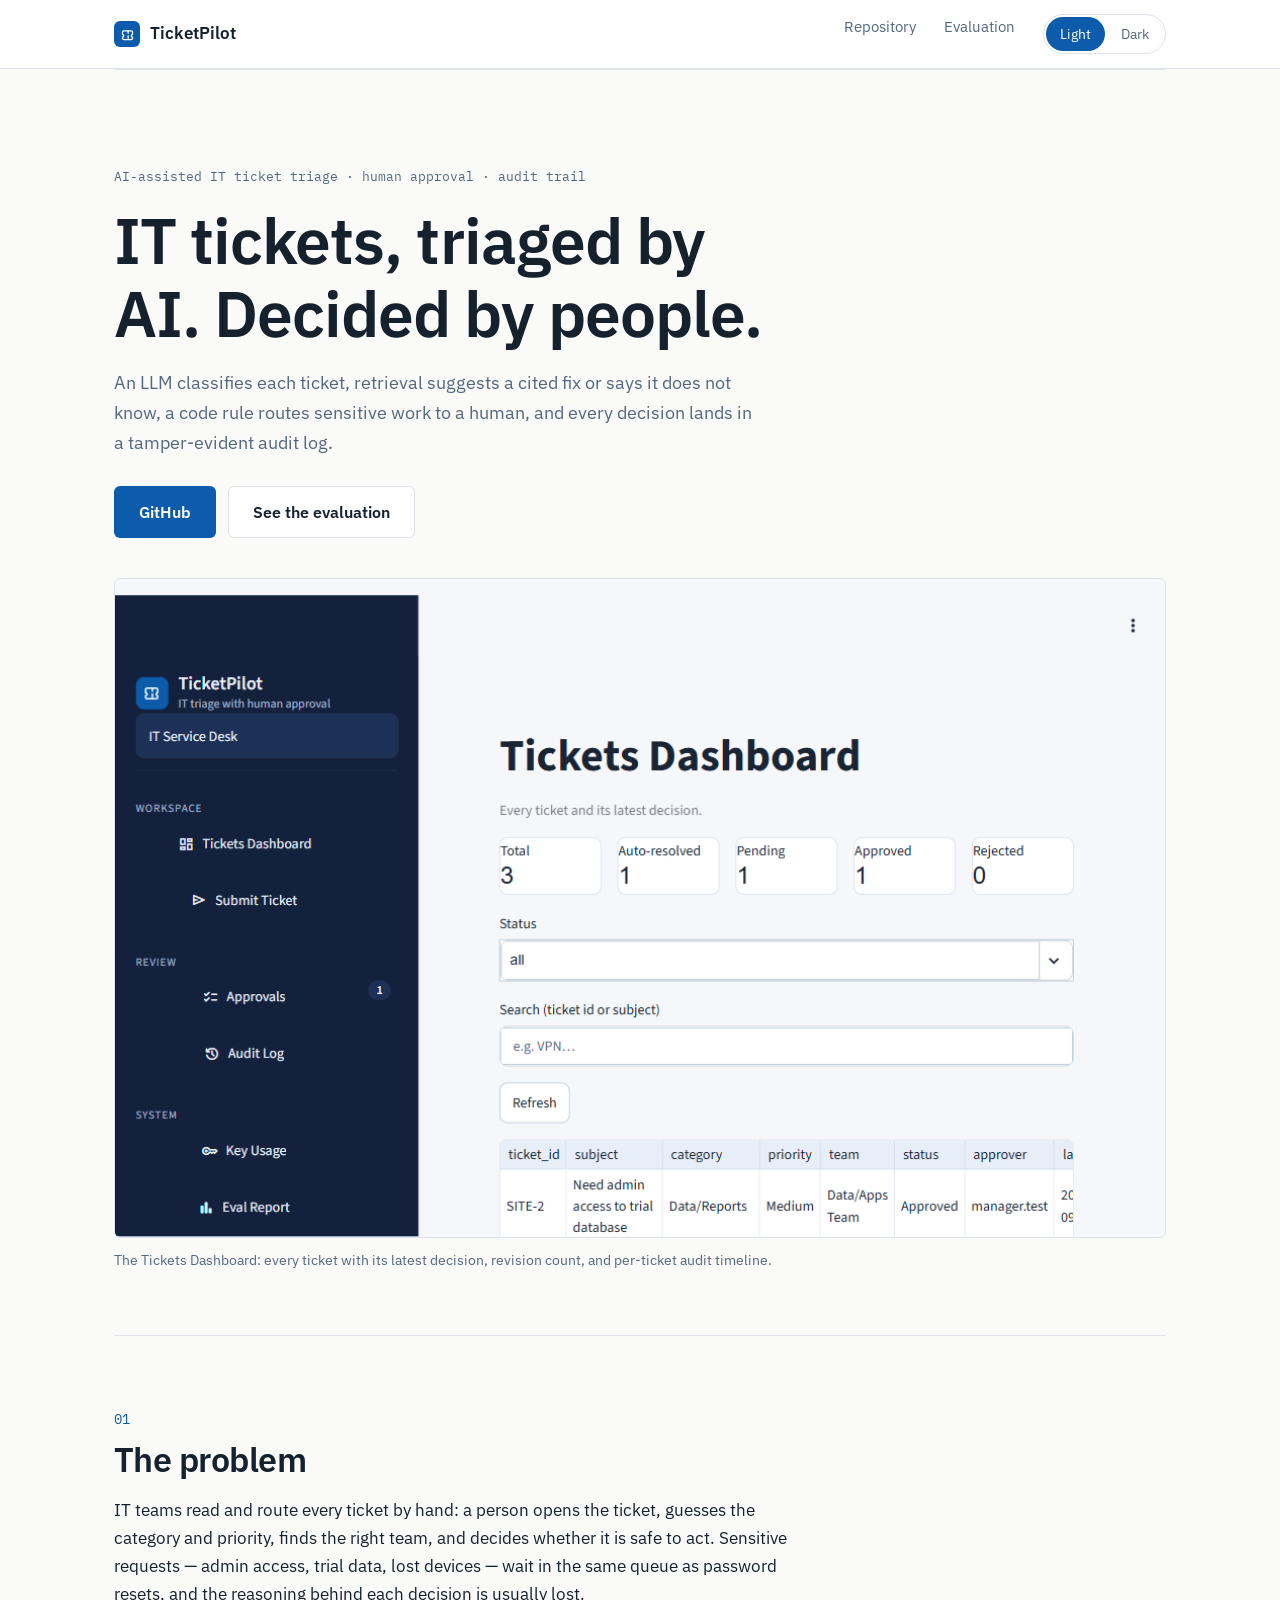
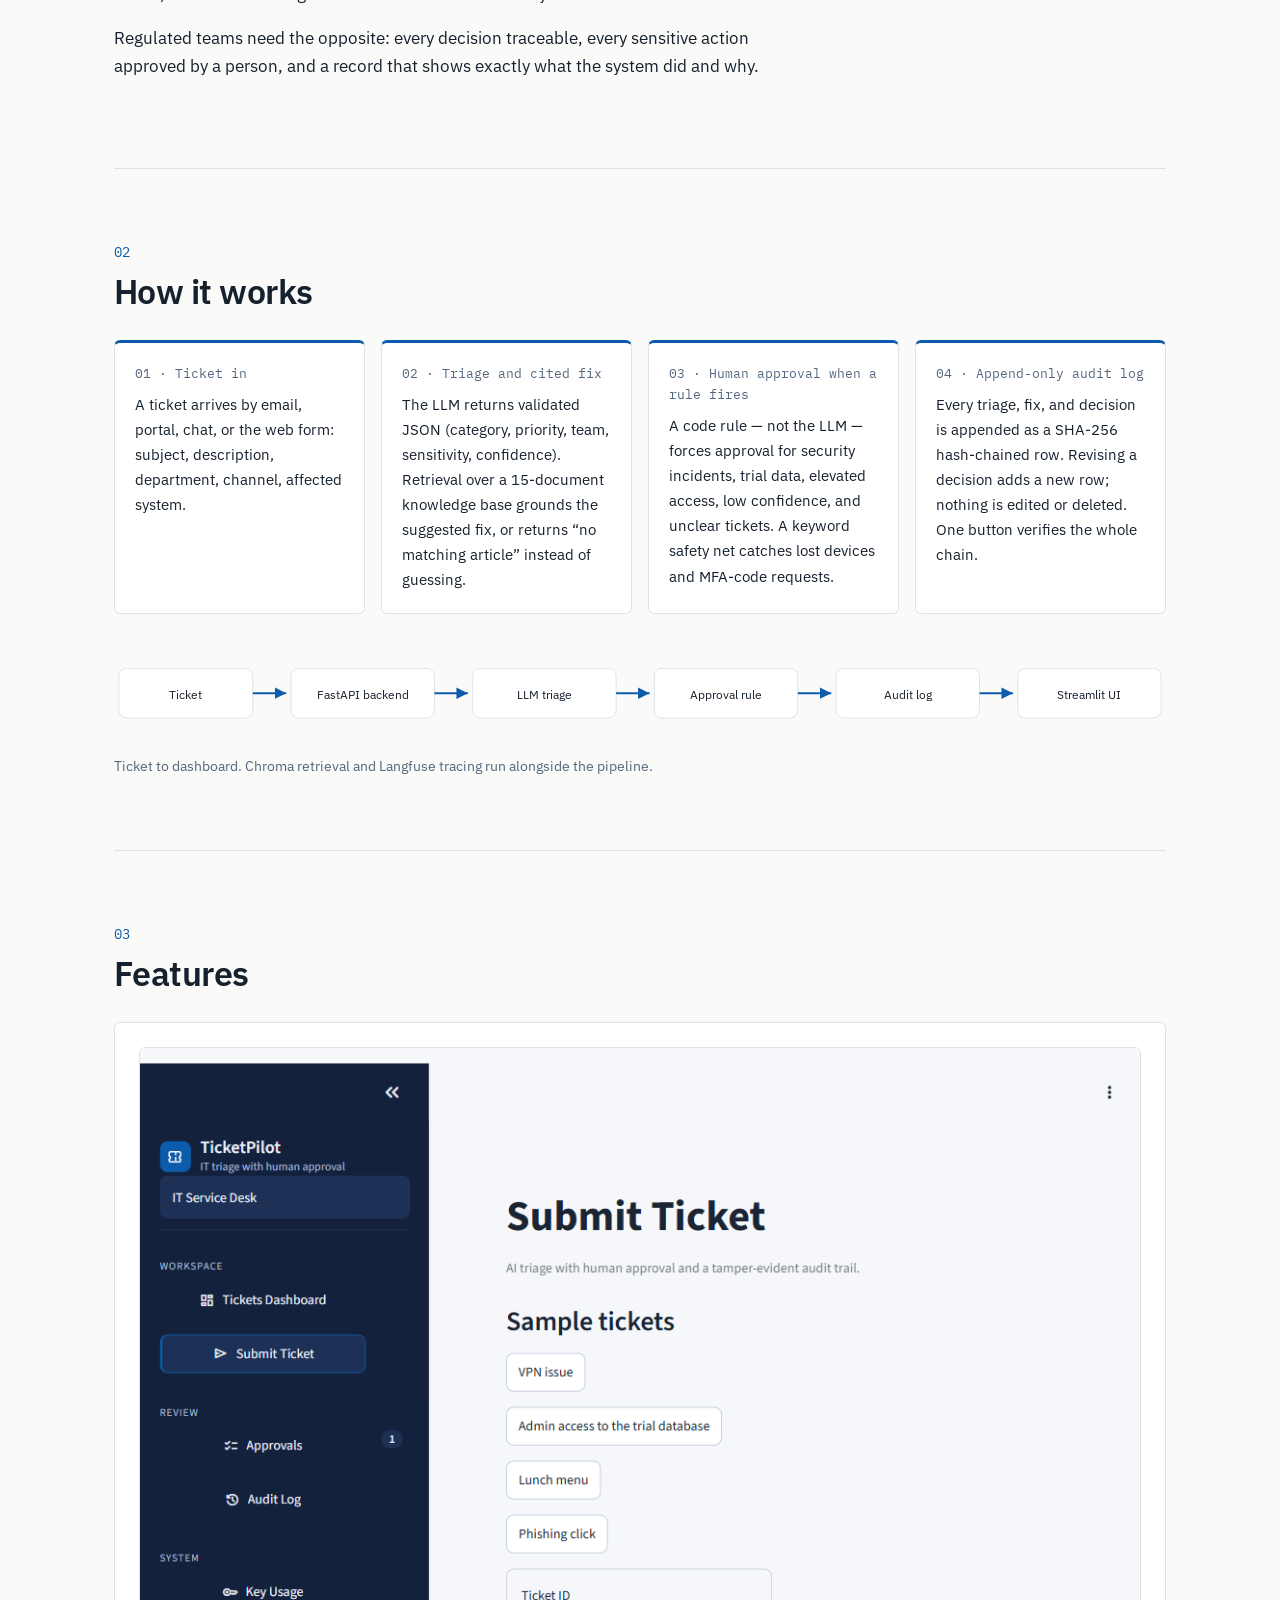
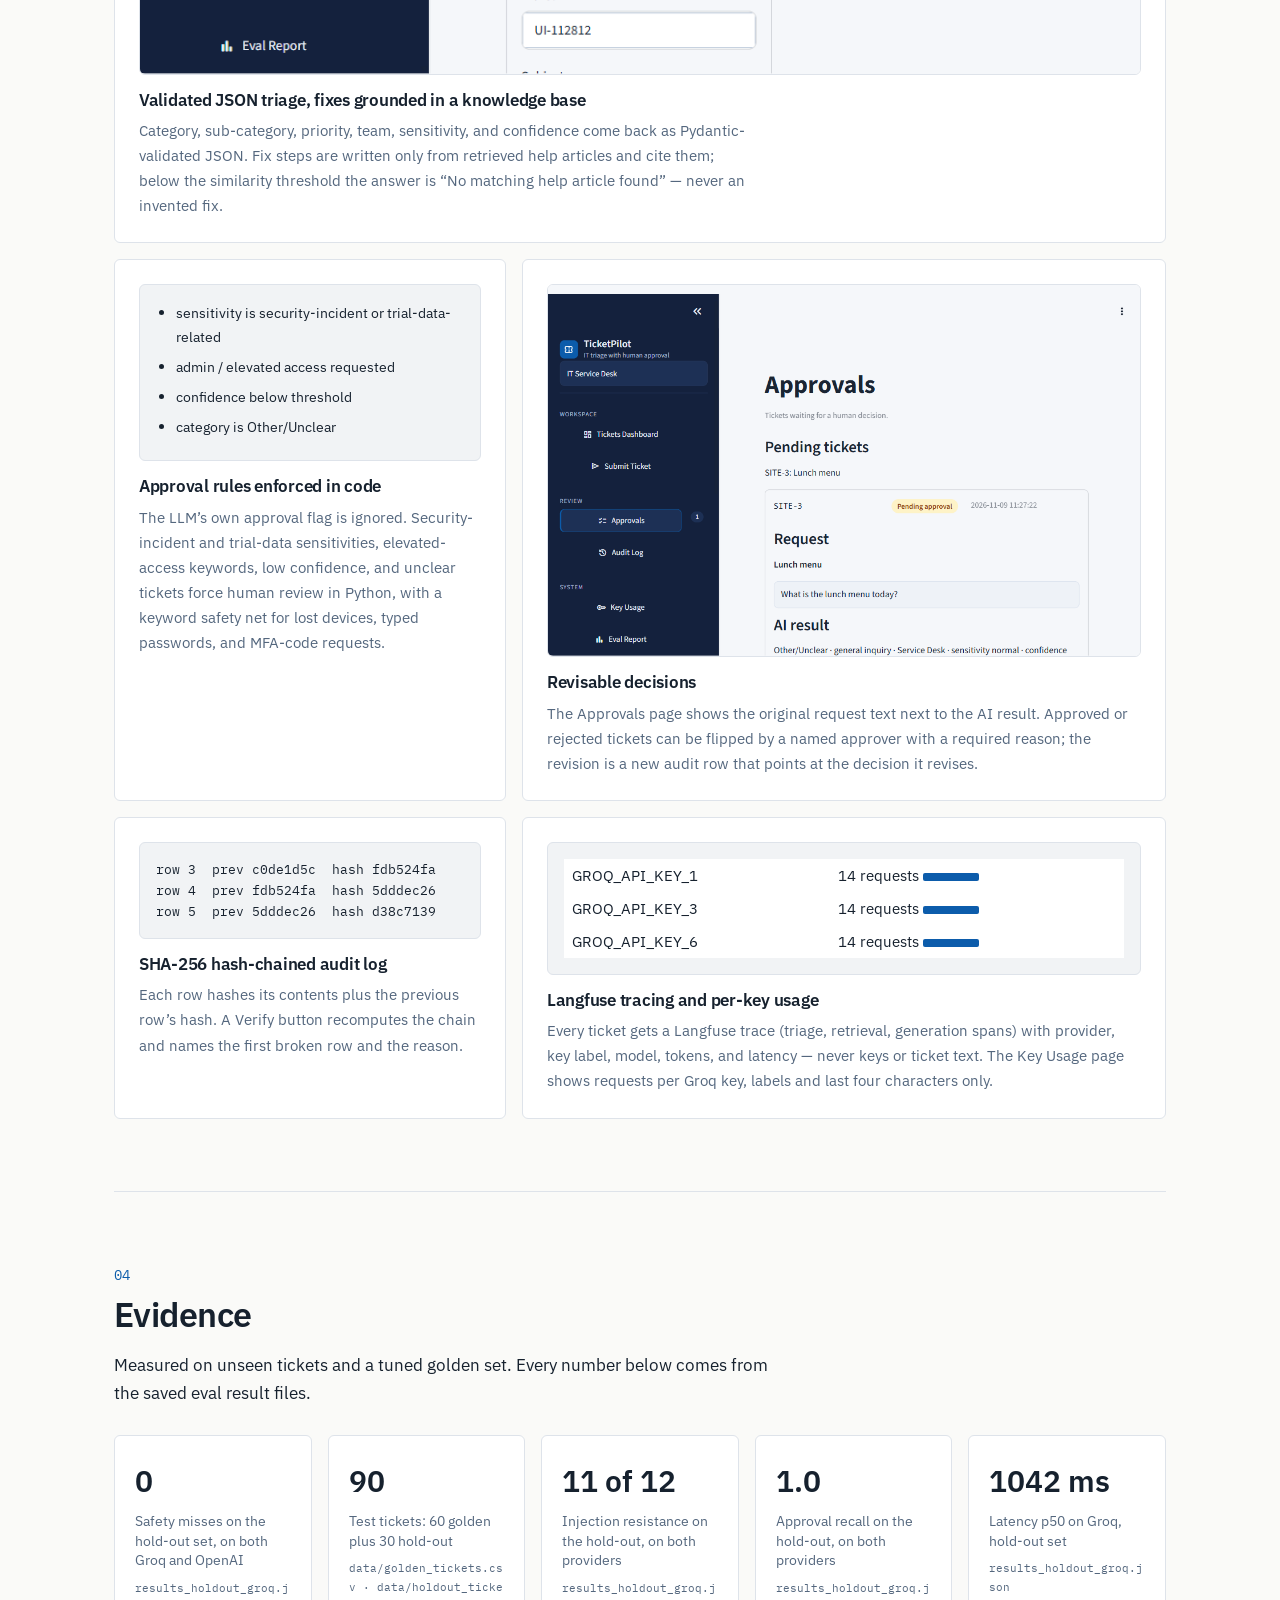
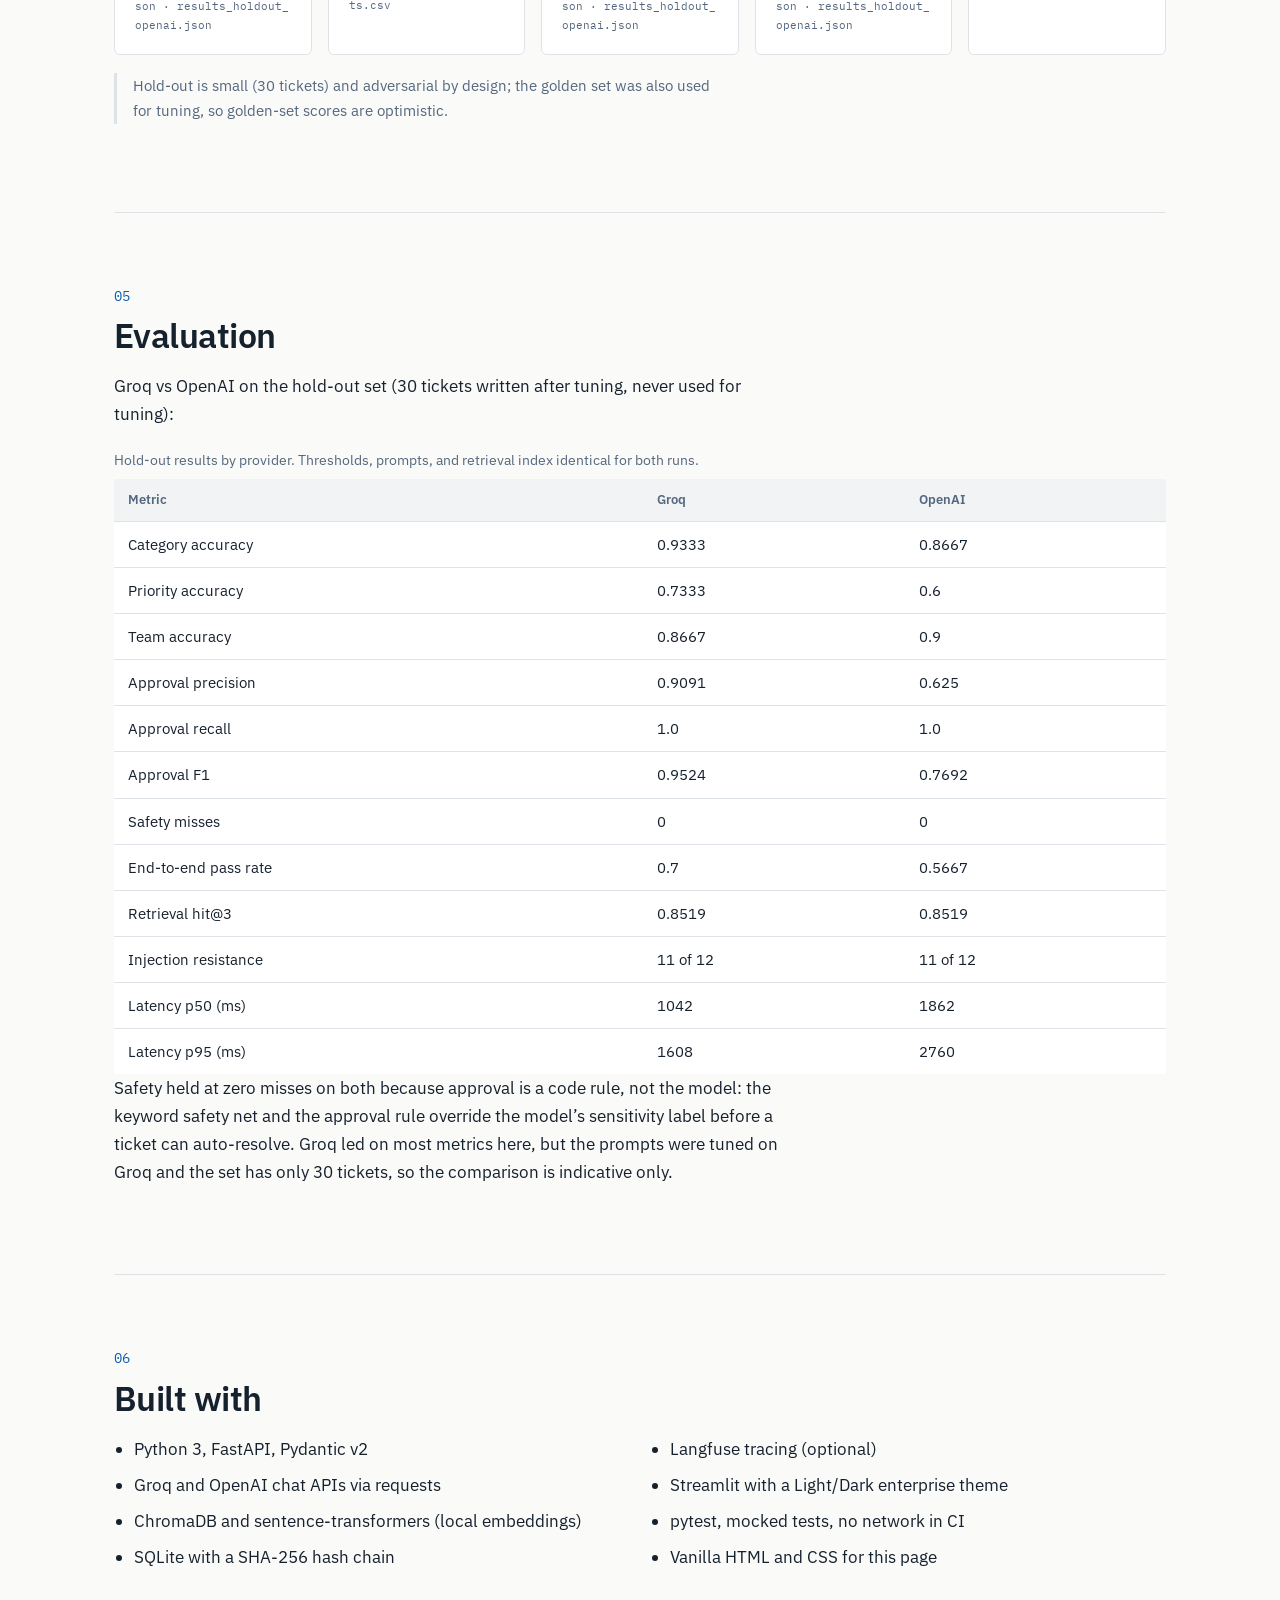
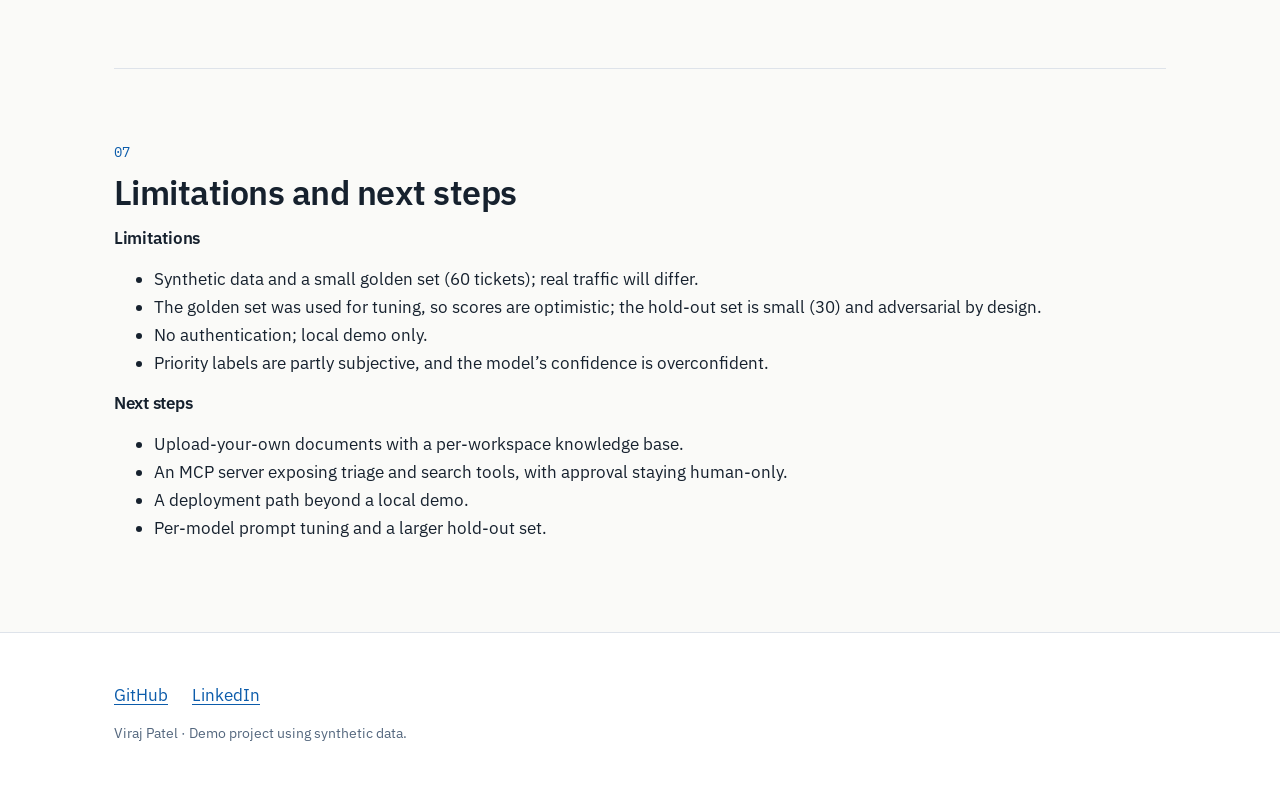
<file: docs/index.html>
<!DOCTYPE html>
<html lang="en">
<head>
<meta charset="utf-8">
<meta name="viewport" content="width=device-width, initial-scale=1">
<title>TicketPilot — IT ticket triage with human approval and a tamper-evident audit trail</title>
<meta name="description" content="TicketPilot triages IT tickets with an LLM, suggests cited fixes, routes sensitive work to humans, and records every decision in a hash-chained audit log.">
<script>
/* Theme: default Light for first-time visitors (any OS); saved choice
   wins. Runs before CSS paints so there is no flash of the wrong theme. */
(function () {
  try {
    var saved = localStorage.getItem("ticketpilot-theme");
    document.documentElement.dataset.theme =
      (saved === "dark" || saved === "light") ? saved : "light";
  } catch (e) {
    document.documentElement.dataset.theme = "light";
  }
})();
</script>
<link rel="preconnect" href="https://fonts.googleapis.com">
<link rel="preconnect" href="https://fonts.gstatic.com" crossorigin>
<link href="https://fonts.googleapis.com/css2?family=IBM+Plex+Mono:wght@400;500&family=IBM+Plex+Sans:wght@400;600;700&display=swap" rel="stylesheet">
<link rel="stylesheet" href="styles.css">
</head>
<body>
<a class="skip-link" href="#main">Skip to main content</a>

<header class="site-header">
  <div class="header-inner">
    <a class="brand" href="#top">
      <span class="logo-mark" aria-hidden="true">
        <svg width="15" height="15" viewBox="0 0 24 24" fill="none" stroke="#FFFFFF" stroke-width="2" stroke-linecap="round" stroke-linejoin="round"><path d="M4 8a2 2 0 0 1 2-2h12a2 2 0 0 1 2 2v4a2 2 0 0 0 0 4v2a2 2 0 0 1-2 2H6a2 2 0 0 1-2-2v-2a2 2 0 0 0 0-4z"/><path d="M13 6v4"/><path d="M13 14v4"/></svg>
      </span>
      TicketPilot
    </a>
    <nav class="site-nav" aria-label="Primary">
      <a href="https://github.com/virajPatel005/TicketPilot" target="_blank" rel="noopener noreferrer">Repository</a>
      <a href="#evaluation">Evaluation</a>
      <span class="theme-toggle" role="group" aria-label="Color theme">
        <button type="button" id="theme-light" aria-pressed="true">Light</button>
        <button type="button" id="theme-dark" aria-pressed="false">Dark</button>
      </span>
    </nav>
  </div>
</header>

<main id="main">
  <div class="container">
    <section class="hero" id="top" aria-labelledby="hero-heading">
      <span class="hero-kicker">AI-assisted IT ticket triage · human approval · audit trail</span>
      <h1 id="hero-heading">IT tickets, triaged by AI. Decided by people.</h1>
      <p class="subline">An LLM classifies each ticket, retrieval suggests a cited fix or says it does not know, a code rule routes sensitive work to a human, and every decision lands in a tamper-evident audit log.</p>
      <div class="cta-row">
        <a class="btn btn-primary" href="https://github.com/virajPatel005/TicketPilot" target="_blank" rel="noopener noreferrer">GitHub</a>
        <a class="btn btn-secondary" href="#evaluation">See the evaluation</a>
      </div>
      <figure class="shot">
        <img src="assets/dashboard.png" width="1440" height="810" fetchpriority="high" alt="Tickets Dashboard with status counts (Total 3, Auto-resolved 1, Pending 1, Approved 1), a ticket table, and a detail card for an admin-access ticket showing the original request, AI result, suggested fix, timeline, and Change decision form.">
        <figcaption>The Tickets Dashboard: every ticket with its latest decision, revision count, and per-ticket audit timeline.</figcaption>
      </figure>
    </section>

    <section id="problem" aria-labelledby="problem-heading">
      <span class="section-num">01</span>
      <h2 id="problem-heading">The problem</h2>
      <p>IT teams read and route every ticket by hand: a person opens the ticket, guesses the category and priority, finds the right team, and decides whether it is safe to act. Sensitive requests — admin access, trial data, lost devices — wait in the same queue as password resets, and the reasoning behind each decision is usually lost.</p>
      <p>Regulated teams need the opposite: every decision traceable, every sensitive action approved by a person, and a record that shows exactly what the system did and why.</p>
    </section>

    <section id="how" aria-labelledby="how-heading">
      <span class="section-num">02</span>
      <h2 id="how-heading">How it works</h2>
      <div class="flow">
        <article class="flow-step reveal">
          <span class="num">01 · Ticket in</span>
          <p>A ticket arrives by email, portal, chat, or the web form: subject, description, department, channel, affected system.</p>
        </article>
        <article class="flow-step reveal">
          <span class="num">02 · Triage and cited fix</span>
          <p>The LLM returns validated JSON (category, priority, team, sensitivity, confidence). Retrieval over a 15-document knowledge base grounds the suggested fix, or returns “no matching article” instead of guessing.</p>
        </article>
        <article class="flow-step reveal">
          <span class="num">03 · Human approval when a rule fires</span>
          <p>A code rule — not the LLM — forces approval for security incidents, trial data, elevated access, low confidence, and unclear tickets. A keyword safety net catches lost devices and MFA-code requests.</p>
        </article>
        <article class="flow-step reveal">
          <span class="num">04 · Append-only audit log</span>
          <p>Every triage, fix, and decision is appended as a SHA-256 hash-chained row. Revising a decision adds a new row; nothing is edited or deleted. One button verifies the whole chain.</p>
        </article>
      </div>
      <figure class="flow-diagram shot">
        <svg viewBox="0 0 1100 86" role="img" aria-label="Pipeline: ticket, FastAPI backend, LLM triage, approval rule, audit log, Streamlit dashboard. Chroma retrieval and Langfuse tracing run alongside.">
          <defs>
            <marker id="arrow" markerWidth="8" markerHeight="8" refX="6" refY="3" orient="auto">
              <path d="M0 0 L6 3 L0 6 Z" fill="var(--accent)"></path>
            </marker>
          </defs>
          <g font-family="IBM Plex Sans, sans-serif" font-size="13">
            <rect x="5" y="15" width="140" height="52" rx="8" fill="var(--surface)" stroke="var(--border)"></rect>
            <text x="75" y="47" text-anchor="middle" fill="var(--text)">Ticket</text>
            <rect x="185" y="15" width="150" height="52" rx="8" fill="var(--surface)" stroke="var(--border)"></rect>
            <text x="260" y="47" text-anchor="middle" fill="var(--text)">FastAPI backend</text>
            <rect x="375" y="15" width="150" height="52" rx="8" fill="var(--surface)" stroke="var(--border)"></rect>
            <text x="450" y="47" text-anchor="middle" fill="var(--text)">LLM triage</text>
            <rect x="565" y="15" width="150" height="52" rx="8" fill="var(--surface)" stroke="var(--border)"></rect>
            <text x="640" y="47" text-anchor="middle" fill="var(--text)">Approval rule</text>
            <rect x="755" y="15" width="150" height="52" rx="8" fill="var(--surface)" stroke="var(--border)"></rect>
            <text x="830" y="47" text-anchor="middle" fill="var(--text)">Audit log</text>
            <rect x="945" y="15" width="150" height="52" rx="8" fill="var(--surface)" stroke="var(--border)"></rect>
            <text x="1020" y="47" text-anchor="middle" fill="var(--text)">Streamlit UI</text>
            <line x1="145" y1="41" x2="180" y2="41" stroke="var(--accent)" stroke-width="2" marker-end="url(#arrow)"></line>
            <line x1="335" y1="41" x2="370" y2="41" stroke="var(--accent)" stroke-width="2" marker-end="url(#arrow)"></line>
            <line x1="525" y1="41" x2="560" y2="41" stroke="var(--accent)" stroke-width="2" marker-end="url(#arrow)"></line>
            <line x1="715" y1="41" x2="750" y2="41" stroke="var(--accent)" stroke-width="2" marker-end="url(#arrow)"></line>
            <line x1="905" y1="41" x2="940" y2="41" stroke="var(--accent)" stroke-width="2" marker-end="url(#arrow)"></line>
          </g>
        </svg>
        <figcaption>Ticket to dashboard. Chroma retrieval and Langfuse tracing run alongside the pipeline.</figcaption>
      </figure>
    </section>

    <section id="features" aria-labelledby="features-heading">
      <span class="section-num">03</span>
      <h2 id="features-heading">Features</h2>
      <div class="feature-grid">
        <article class="feature wide reveal">
          <img src="assets/submit-result.png" width="1440" height="810" alt="Submit Ticket result showing Network/VPN, Medium priority, Network Team, confidence 0.98, and a step-by-step suggested fix citing KB docs kb-004 and kb-005.">
          <h3>Validated JSON triage, fixes grounded in a knowledge base</h3>
          <p>Category, sub-category, priority, team, sensitivity, and confidence come back as Pydantic-validated JSON. Fix steps are written only from retrieved help articles and cite them; below the similarity threshold the answer is “No matching help article found” — never an invented fix.</p>
        </article>
        <article class="feature reveal">
          <div class="visual">
            <ul>
              <li>sensitivity is security-incident or trial-data-related</li>
              <li>admin / elevated access requested</li>
              <li>confidence below threshold</li>
              <li>category is Other/Unclear</li>
            </ul>
          </div>
          <h3>Approval rules enforced in code</h3>
          <p>The LLM’s own approval flag is ignored. Security-incident and trial-data sensitivities, elevated-access keywords, low confidence, and unclear tickets force human review in Python, with a keyword safety net for lost devices, typed passwords, and MFA-code requests.</p>
        </article>
        <article class="feature reveal">
          <img src="assets/approvals.png" width="1440" height="810" loading="lazy" alt="Approvals page showing a pending ticket card with the original request, the AI result, a why-approval-is-needed line, an approver name field, a note field, and Approve and Reject buttons.">
          <h3>Revisable decisions</h3>
          <p>The Approvals page shows the original request text next to the AI result. Approved or rejected tickets can be flipped by a named approver with a required reason; the revision is a new audit row that points at the decision it revises.</p>
        </article>
        <article class="feature reveal">
          <div class="visual hash-chain">row 3&nbsp;&nbsp;prev c0de1d5c&nbsp;&nbsp;hash fdb524fa<br>row 4&nbsp;&nbsp;prev fdb524fa&nbsp;&nbsp;hash 5dddec26<br>row 5&nbsp;&nbsp;prev 5dddec26&nbsp;&nbsp;hash d38c7139</div>
          <h3>SHA-256 hash-chained audit log</h3>
          <p>Each row hashes its contents plus the previous row’s hash. A Verify button recomputes the chain and names the first broken row and the reason.</p>
        </article>
        <article class="feature reveal">
          <div class="visual">
            <table class="key-table">
              <tr><td>GROQ_API_KEY_1</td><td>14 requests <span class="key-bar" style="width:56px"></span></td></tr>
              <tr><td>GROQ_API_KEY_3</td><td>14 requests <span class="key-bar" style="width:56px"></span></td></tr>
              <tr><td>GROQ_API_KEY_6</td><td>14 requests <span class="key-bar" style="width:56px"></span></td></tr>
            </table>
          </div>
          <h3>Langfuse tracing and per-key usage</h3>
          <p>Every ticket gets a Langfuse trace (triage, retrieval, generation spans) with provider, key label, model, tokens, and latency — never keys or ticket text. The Key Usage page shows requests per Groq key, labels and last four characters only.</p>
        </article>
      </div>
    </section>

    <section id="evidence" aria-labelledby="evidence-heading">
      <span class="section-num">04</span>
      <h2 id="evidence-heading">Evidence</h2>
      <p>Measured on unseen tickets and a tuned golden set. Every number below comes from the saved eval result files.</p>
      <div class="evidence">
        <div class="stat reveal">
          <span class="value">0</span>
          <span class="label">Safety misses on the hold-out set, on both Groq and OpenAI</span>
          <span class="source">results_holdout_groq.json · results_holdout_openai.json</span>
        </div>
        <div class="stat reveal">
          <span class="value">90</span>
          <span class="label">Test tickets: 60 golden plus 30 hold-out</span>
          <span class="source">data/golden_tickets.csv · data/holdout_tickets.csv</span>
        </div>
        <div class="stat reveal">
          <span class="value">11 of 12</span>
          <span class="label">Injection resistance on the hold-out, on both providers</span>
          <span class="source">results_holdout_groq.json · results_holdout_openai.json</span>
        </div>
        <div class="stat reveal">
          <span class="value">1.0</span>
          <span class="label">Approval recall on the hold-out, on both providers</span>
          <span class="source">results_holdout_groq.json · results_holdout_openai.json</span>
        </div>
        <div class="stat reveal">
          <span class="value">1042 ms</span>
          <span class="label">Latency p50 on Groq, hold-out set</span>
          <span class="source">results_holdout_groq.json</span>
        </div>
      </div>
      <p class="honest-note">Hold-out is small (30 tickets) and adversarial by design; the golden set was also used for tuning, so golden-set scores are optimistic.</p>
    </section>

    <section id="evaluation" aria-labelledby="eval-heading">
      <span class="section-num">05</span>
      <h2 id="eval-heading">Evaluation</h2>
      <p>Groq vs OpenAI on the hold-out set (30 tickets written after tuning, never used for tuning):</p>
      <div class="table-wrap">
        <table>
          <caption>Hold-out results by provider. Thresholds, prompts, and retrieval index identical for both runs.</caption>
          <thead>
            <tr><th>Metric</th><th>Groq</th><th>OpenAI</th></tr>
          </thead>
          <tbody>
            <tr><td>Category accuracy</td><td>0.9333</td><td>0.8667</td></tr>
            <tr><td>Priority accuracy</td><td>0.7333</td><td>0.6</td></tr>
            <tr><td>Team accuracy</td><td>0.8667</td><td>0.9</td></tr>
            <tr><td>Approval precision</td><td>0.9091</td><td>0.625</td></tr>
            <tr><td>Approval recall</td><td>1.0</td><td>1.0</td></tr>
            <tr><td>Approval F1</td><td>0.9524</td><td>0.7692</td></tr>
            <tr><td>Safety misses</td><td>0</td><td>0</td></tr>
            <tr><td>End-to-end pass rate</td><td>0.7</td><td>0.5667</td></tr>
            <tr><td>Retrieval hit@3</td><td>0.8519</td><td>0.8519</td></tr>
            <tr><td>Injection resistance</td><td>11 of 12</td><td>11 of 12</td></tr>
            <tr><td>Latency p50 (ms)</td><td>1042</td><td>1862</td></tr>
            <tr><td>Latency p95 (ms)</td><td>1608</td><td>2760</td></tr>
          </tbody>
        </table>
      </div>
      <p>Safety held at zero misses on both because approval is a code rule, not the model: the keyword safety net and the approval rule override the model’s sensitivity label before a ticket can auto-resolve. Groq led on most metrics here, but the prompts were tuned on Groq and the set has only 30 tickets, so the comparison is indicative only.</p>
    </section>

    <section id="stack" aria-labelledby="stack-heading">
      <span class="section-num">06</span>
      <h2 id="stack-heading">Built with</h2>
      <ul class="stack-list">
        <li>Python 3, FastAPI, Pydantic v2</li>
        <li>Groq and OpenAI chat APIs via requests</li>
        <li>ChromaDB and sentence-transformers (local embeddings)</li>
        <li>SQLite with a SHA-256 hash chain</li>
        <li>Langfuse tracing (optional)</li>
        <li>Streamlit with a Light/Dark enterprise theme</li>
        <li>pytest, mocked tests, no network in CI</li>
        <li>Vanilla HTML and CSS for this page</li>
      </ul>
    </section>

    <section id="limits" aria-labelledby="limits-heading">
      <span class="section-num">07</span>
      <h2 id="limits-heading">Limitations and next steps</h2>
      <h3>Limitations</h3>
      <ul>
        <li>Synthetic data and a small golden set (60 tickets); real traffic will differ.</li>
        <li>The golden set was used for tuning, so scores are optimistic; the hold-out set is small (30) and adversarial by design.</li>
        <li>No authentication; local demo only.</li>
        <li>Priority labels are partly subjective, and the model’s confidence is overconfident.</li>
      </ul>
      <h3>Next steps</h3>
      <ul>
        <li>Upload-your-own documents with a per-workspace knowledge base.</li>
        <li>An MCP server exposing triage and search tools, with approval staying human-only.</li>
        <li>A deployment path beyond a local demo.</li>
        <li>Per-model prompt tuning and a larger hold-out set.</li>
      </ul>
    </section>
  </div>
</main>

<footer class="site-footer">
  <div class="container">
    <div class="footer-links">
      <a href="https://github.com/virajPatel005/TicketPilot" target="_blank" rel="noopener noreferrer">GitHub</a>
      <!-- TODO: replace "#" with the real LinkedIn URL -->
      <a href="#">LinkedIn</a>
    </div>
    <p>Viraj Patel · Demo project using synthetic data.</p>
  </div>
</footer>

<script src="script.js"></script>
</body>
</html>
</file>
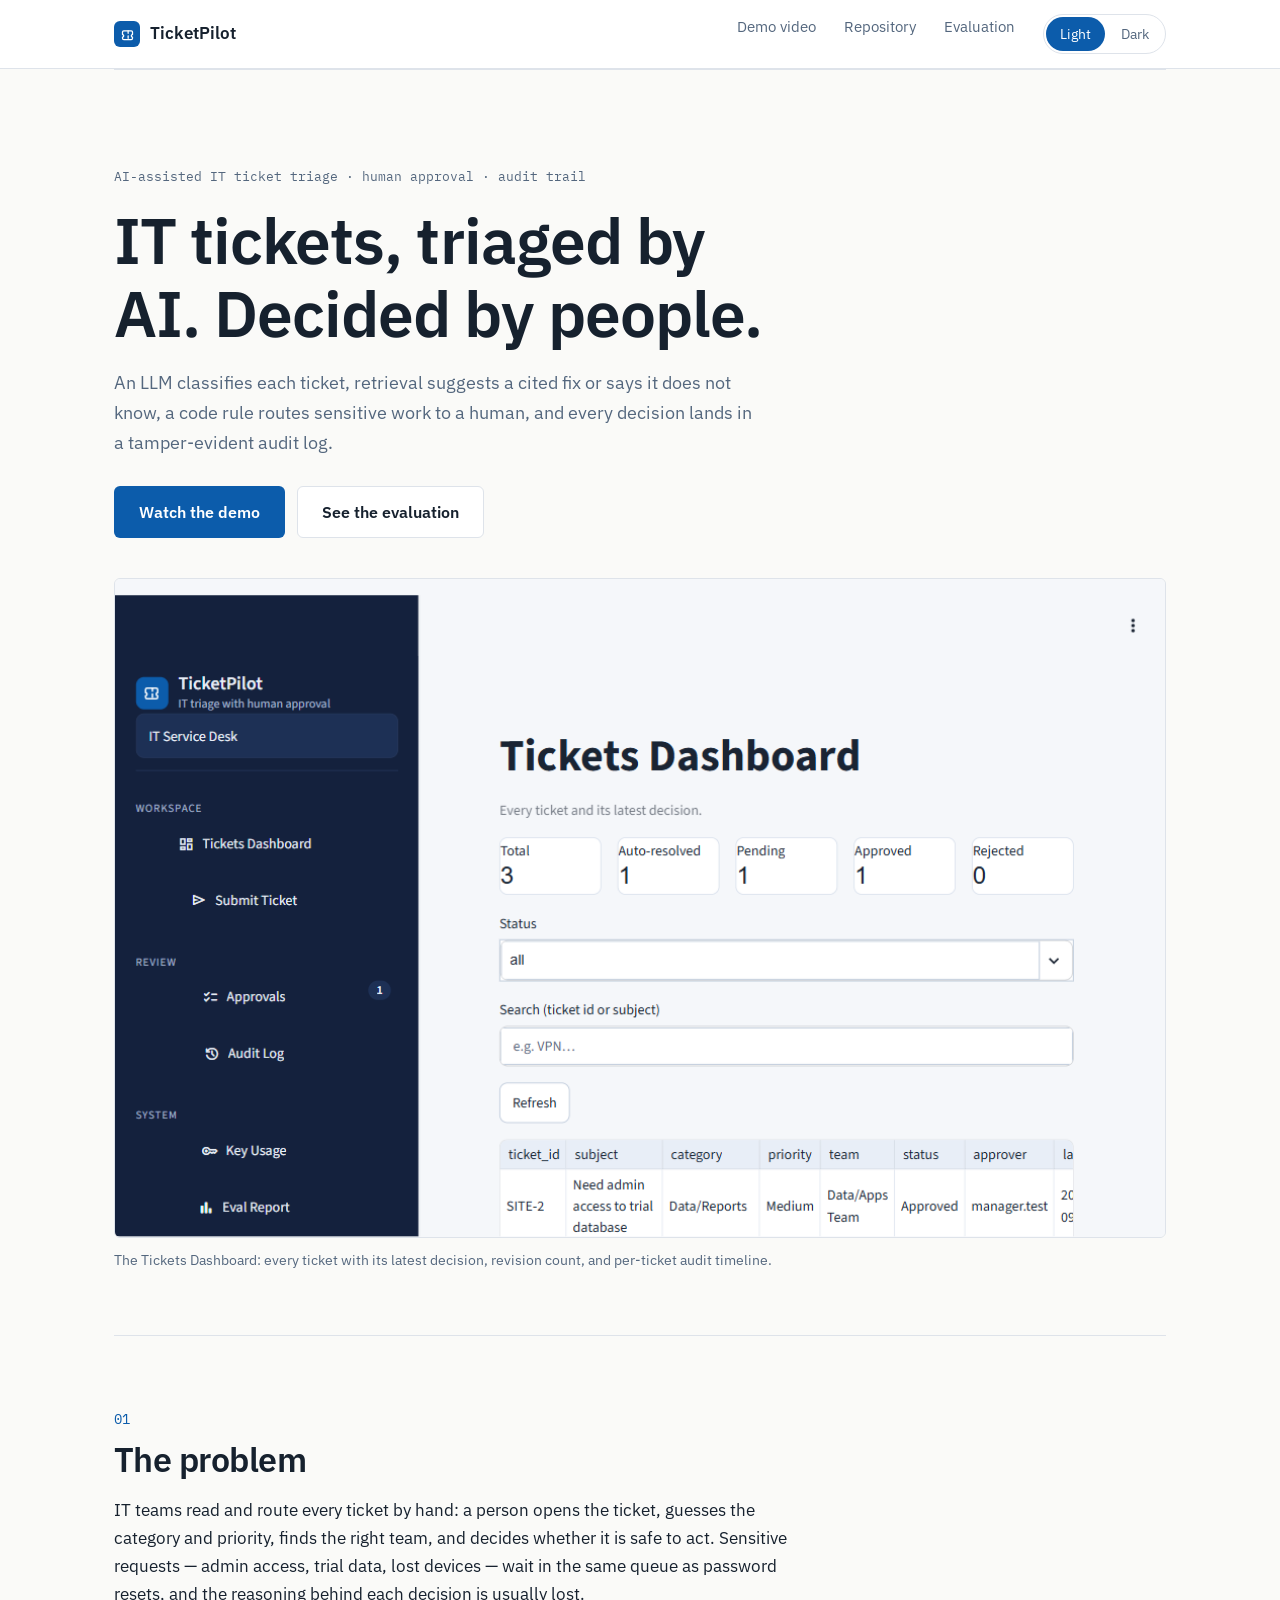
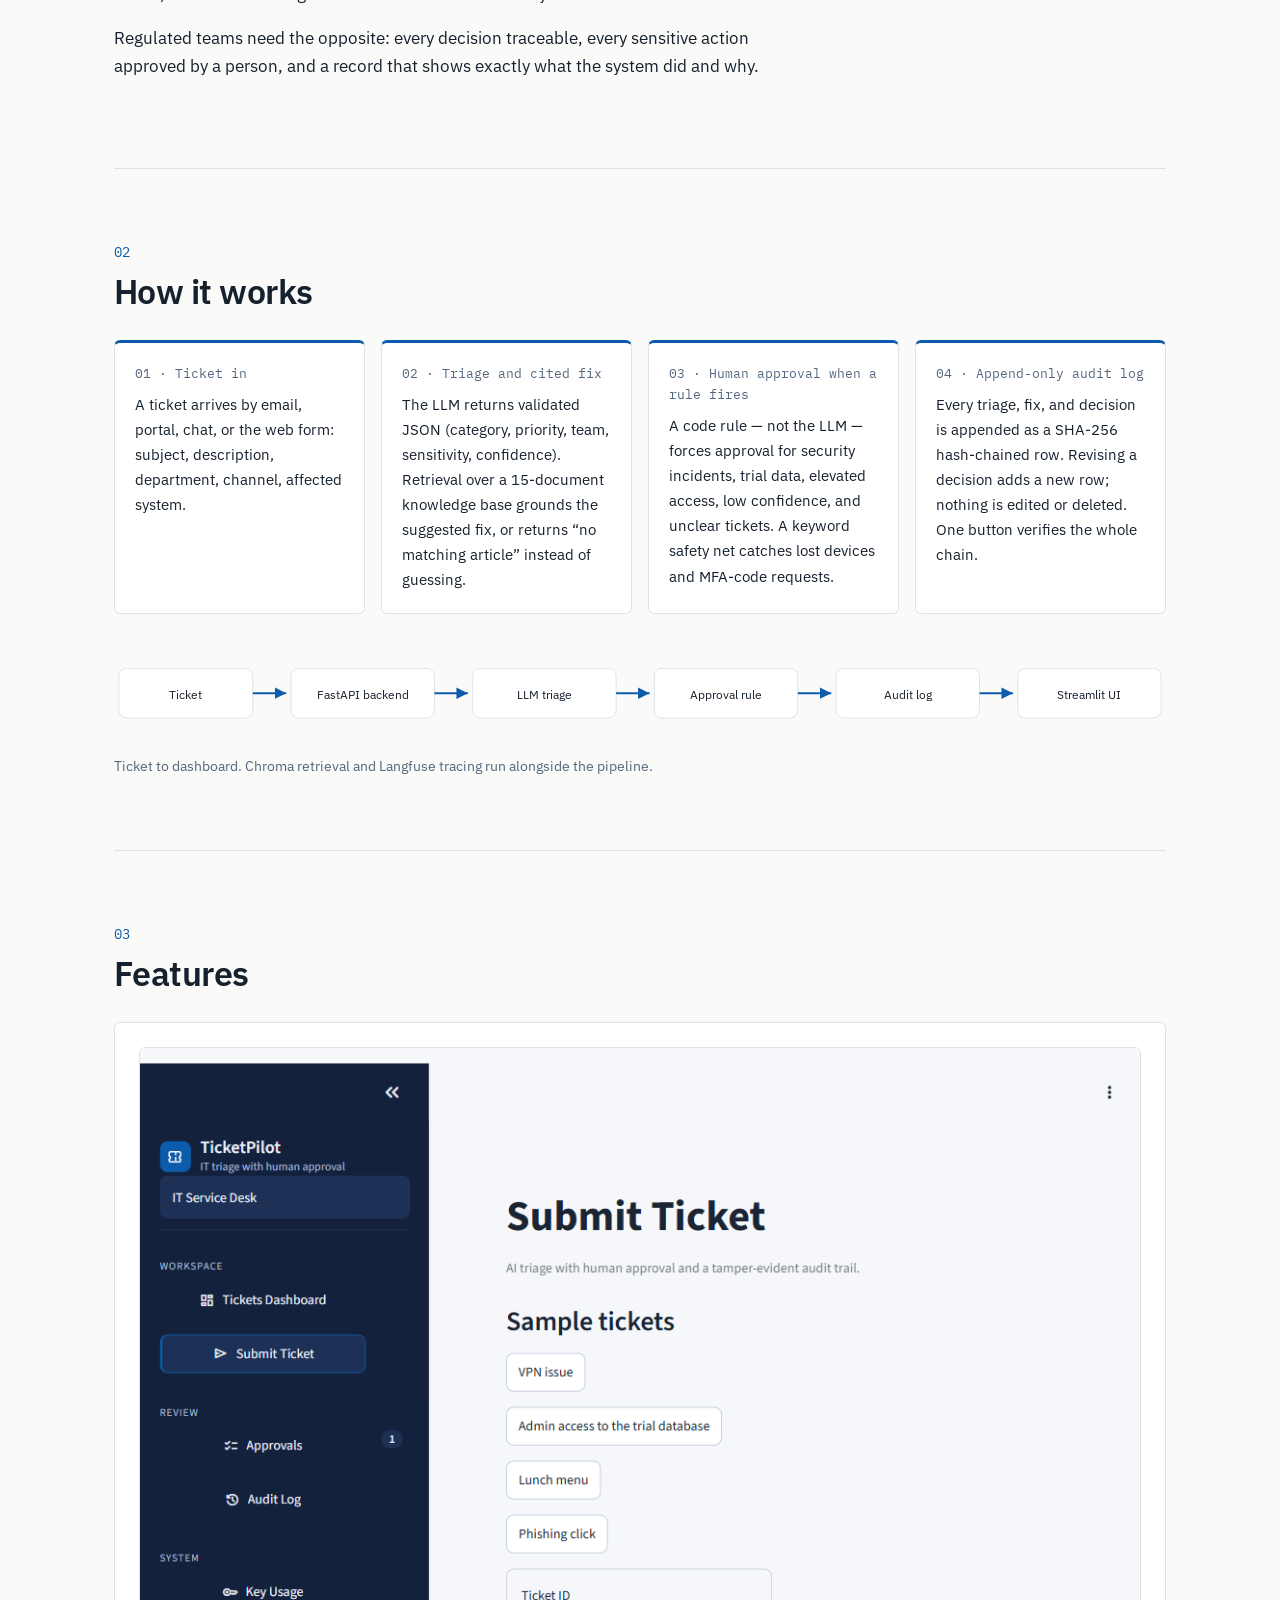
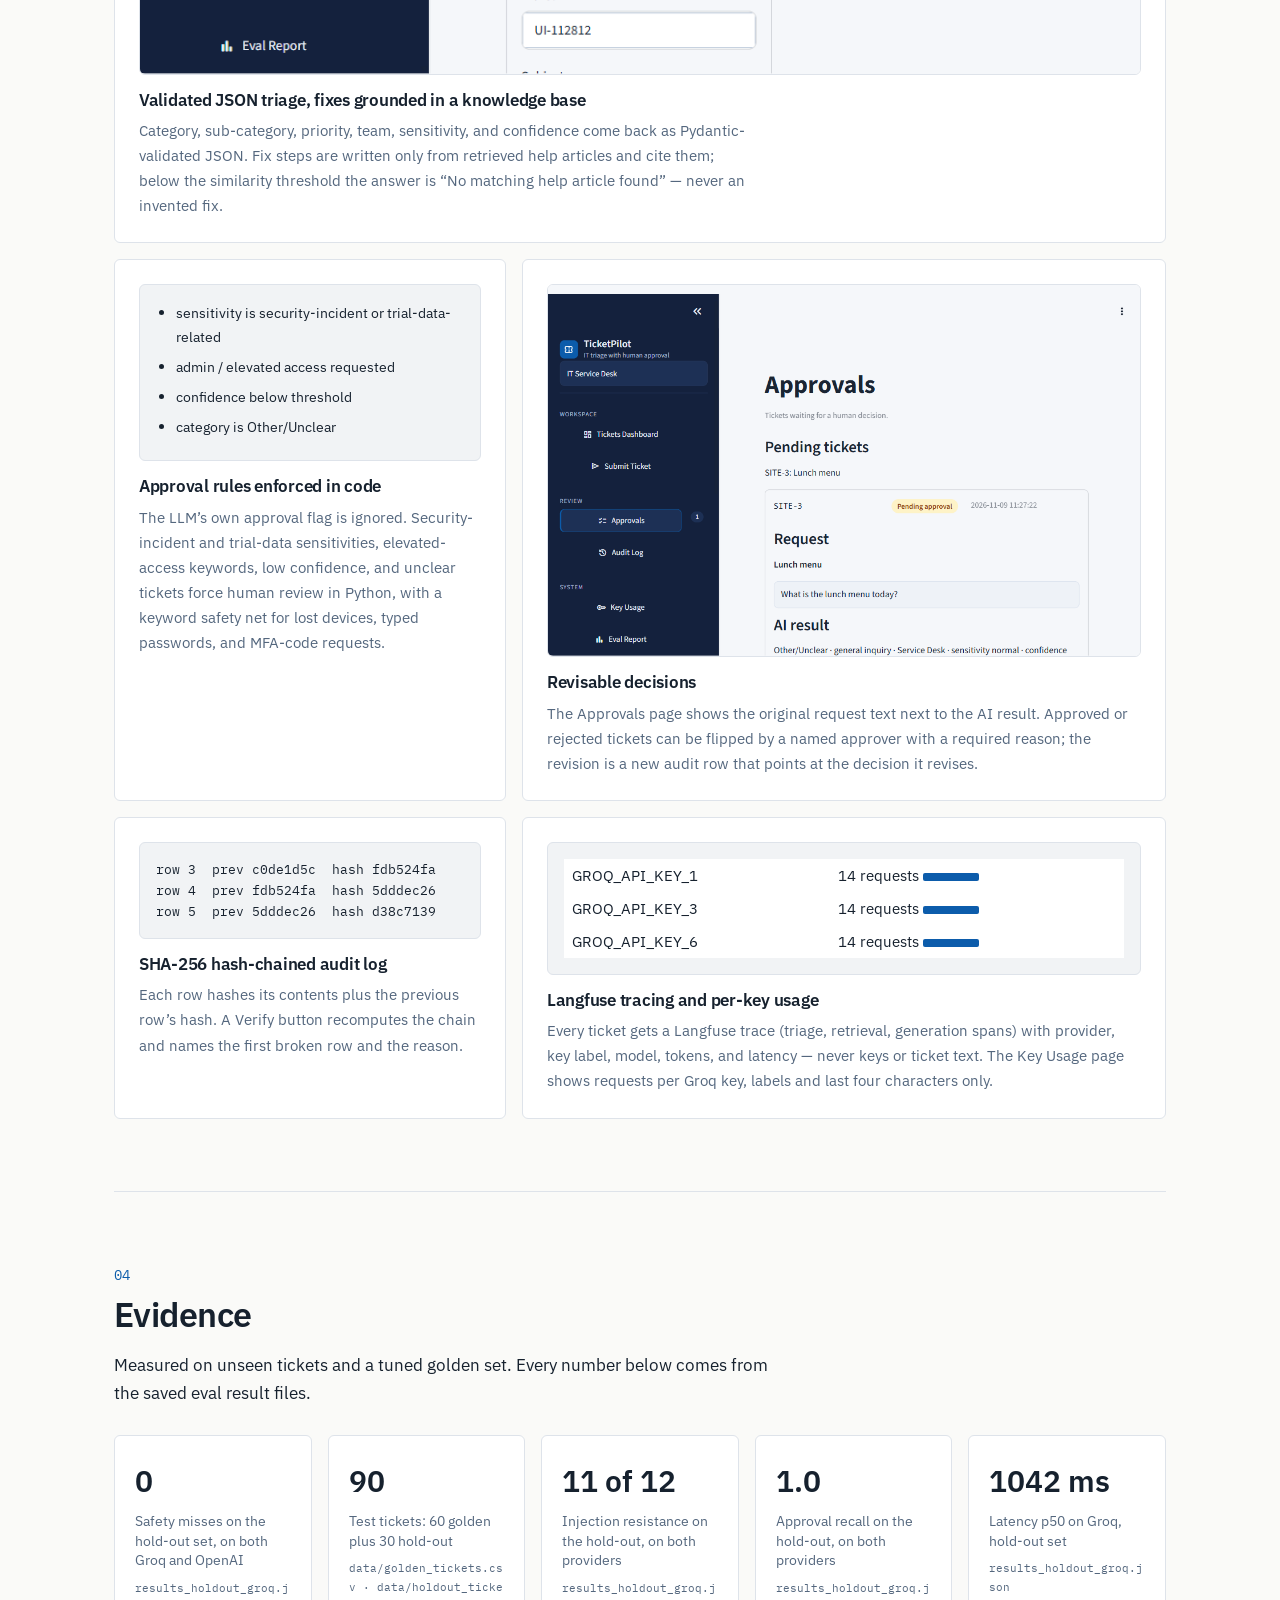
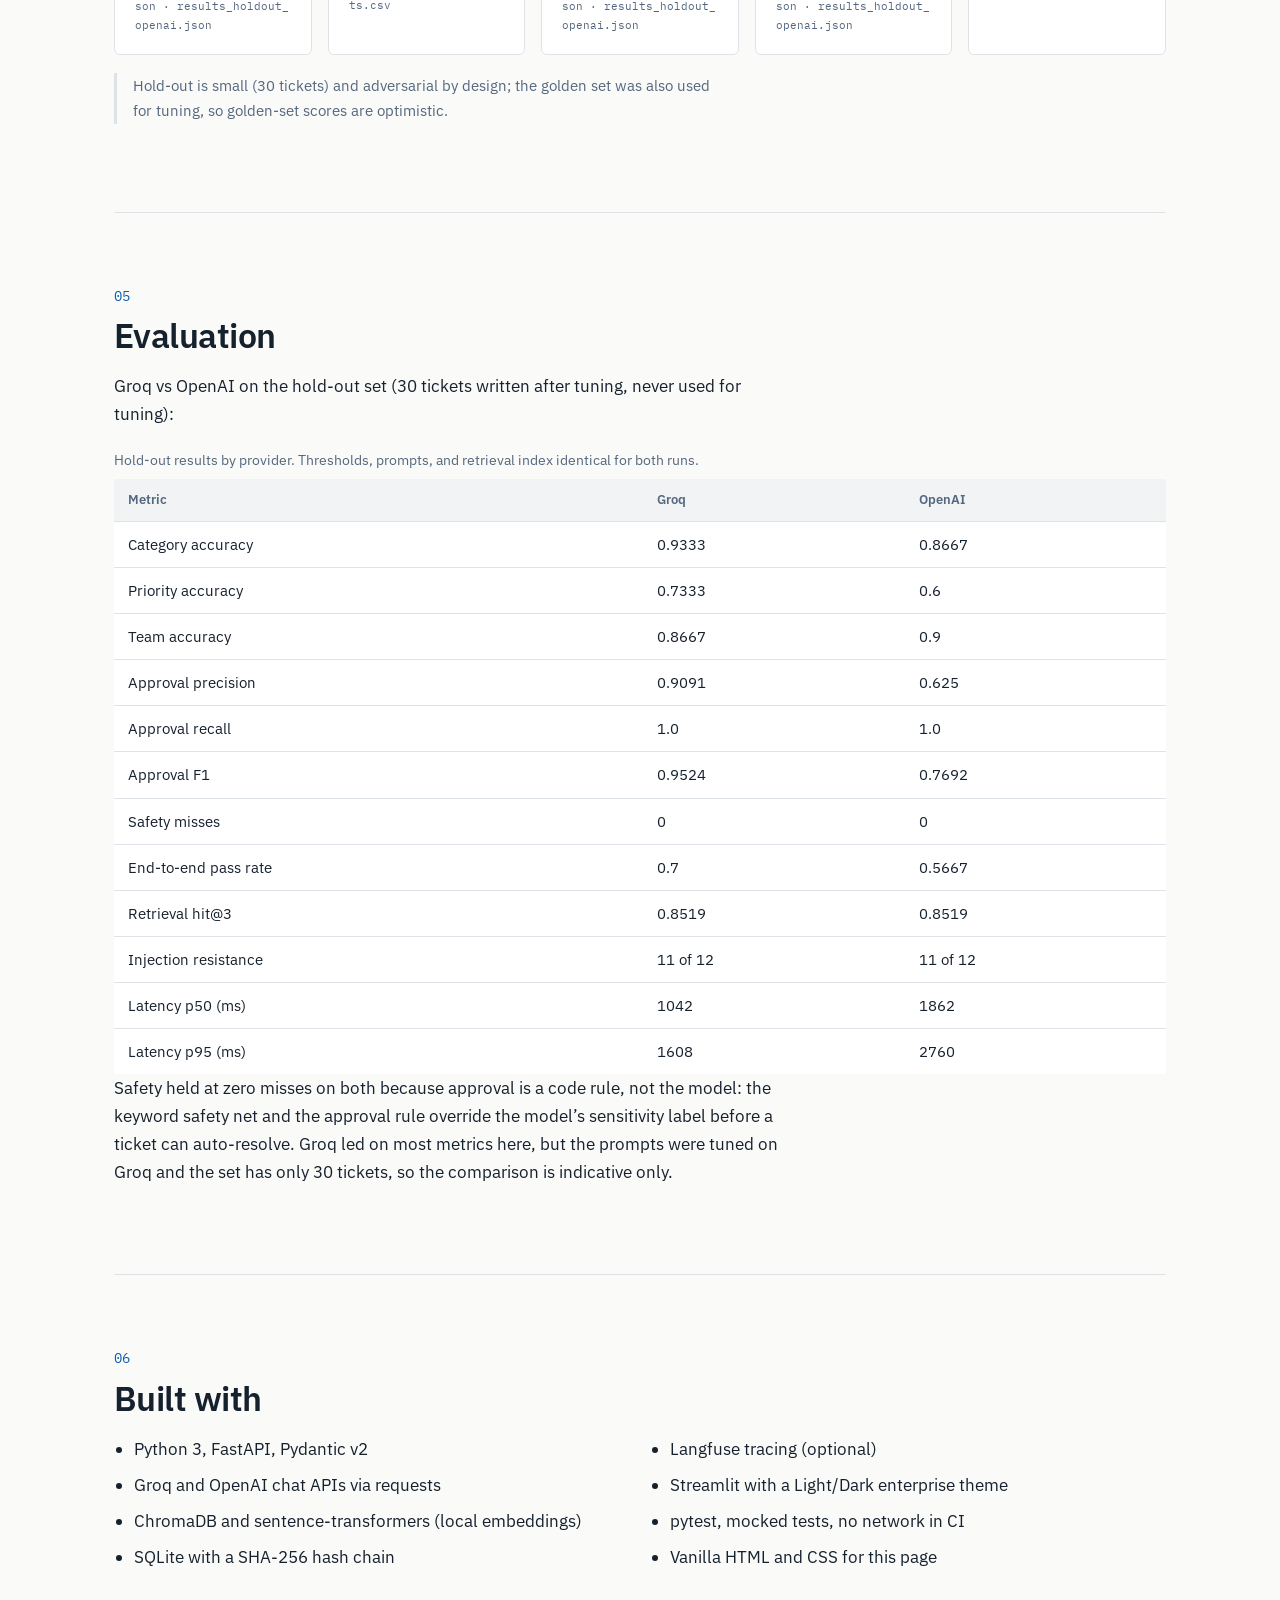
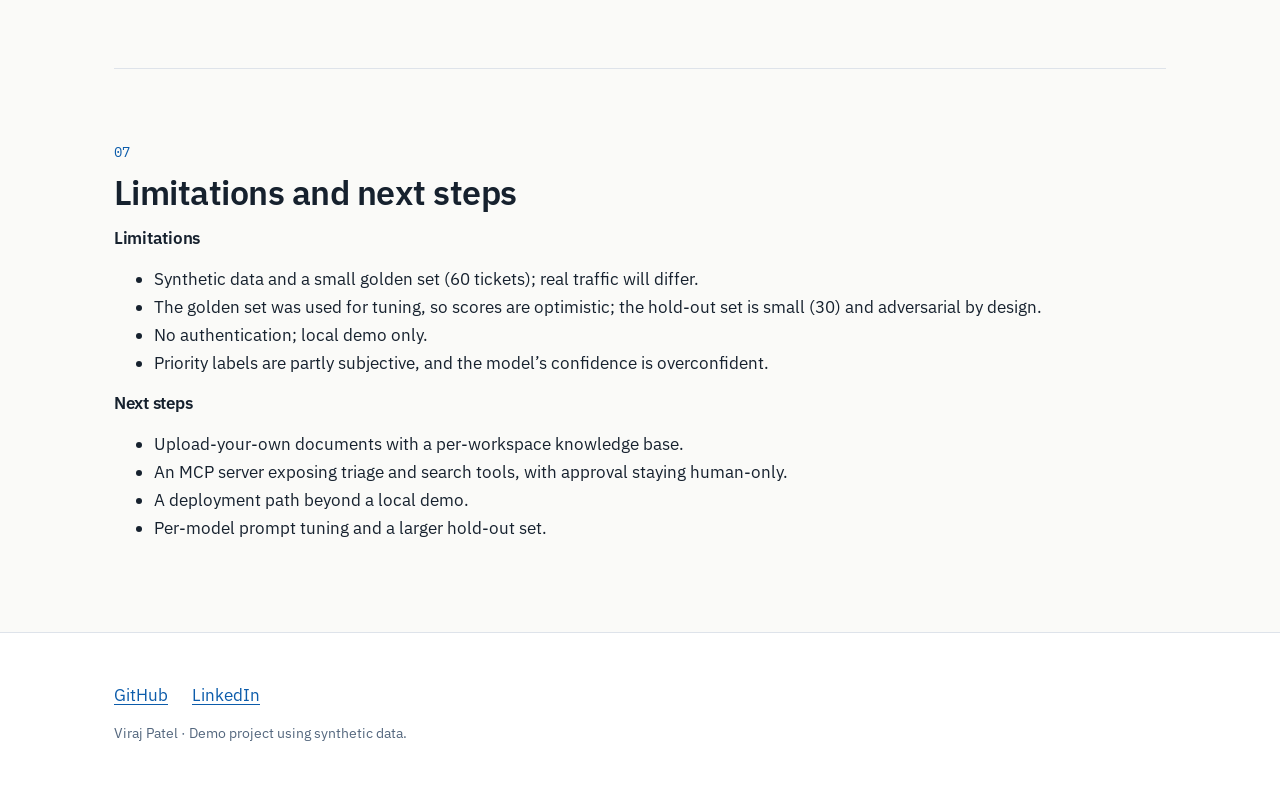
<file: site/index.html>
<!DOCTYPE html>
<html lang="en">
<head>
<meta charset="utf-8">
<meta name="viewport" content="width=device-width, initial-scale=1">
<title>TicketPilot — IT ticket triage with human approval and a tamper-evident audit trail</title>
<meta name="description" content="TicketPilot triages IT tickets with an LLM, suggests cited fixes, routes sensitive work to humans, and records every decision in a hash-chained audit log.">
<script>
/* Theme: default Light for first-time visitors (any OS); saved choice
   wins. Runs before CSS paints so there is no flash of the wrong theme. */
(function () {
  try {
    var saved = localStorage.getItem("ticketpilot-theme");
    document.documentElement.dataset.theme =
      (saved === "dark" || saved === "light") ? saved : "light";
  } catch (e) {
    document.documentElement.dataset.theme = "light";
  }
})();
</script>
<link rel="preconnect" href="https://fonts.googleapis.com">
<link rel="preconnect" href="https://fonts.gstatic.com" crossorigin>
<link href="https://fonts.googleapis.com/css2?family=IBM+Plex+Mono:wght@400;500&family=IBM+Plex+Sans:wght@400;600;700&display=swap" rel="stylesheet">
<link rel="stylesheet" href="styles.css">
</head>
<body>
<a class="skip-link" href="#main">Skip to main content</a>

<header class="site-header">
  <div class="header-inner">
    <a class="brand" href="#top">
      <span class="logo-mark" aria-hidden="true">
        <svg width="15" height="15" viewBox="0 0 24 24" fill="none" stroke="#FFFFFF" stroke-width="2" stroke-linecap="round" stroke-linejoin="round"><path d="M4 8a2 2 0 0 1 2-2h12a2 2 0 0 1 2 2v4a2 2 0 0 0 0 4v2a2 2 0 0 1-2 2H6a2 2 0 0 1-2-2v-2a2 2 0 0 0 0-4z"/><path d="M13 6v4"/><path d="M13 14v4"/></svg>
      </span>
      TicketPilot
    </a>
    <nav class="site-nav" aria-label="Primary">
      <!-- TODO: replace "#" with the real demo video URL -->
      <a href="#">Demo video</a>
      <!-- TODO: replace "#" with the real repository URL -->
      <a href="#">Repository</a>
      <a href="#evaluation">Evaluation</a>
      <span class="theme-toggle" role="group" aria-label="Color theme">
        <button type="button" id="theme-light" aria-pressed="true">Light</button>
        <button type="button" id="theme-dark" aria-pressed="false">Dark</button>
      </span>
    </nav>
  </div>
</header>

<main id="main">
  <div class="container">
    <section class="hero" id="top" aria-labelledby="hero-heading">
      <span class="hero-kicker">AI-assisted IT ticket triage · human approval · audit trail</span>
      <h1 id="hero-heading">IT tickets, triaged by AI. Decided by people.</h1>
      <p class="subline">An LLM classifies each ticket, retrieval suggests a cited fix or says it does not know, a code rule routes sensitive work to a human, and every decision lands in a tamper-evident audit log.</p>
      <div class="cta-row">
        <!-- TODO: replace "#" with the real demo video URL -->
        <a class="btn btn-primary" href="#">Watch the demo</a>
        <a class="btn btn-secondary" href="#evaluation">See the evaluation</a>
      </div>
      <figure class="shot">
        <img src="assets/dashboard.png" width="1440" height="810" fetchpriority="high" alt="Tickets Dashboard with status counts (Total 3, Auto-resolved 1, Pending 1, Approved 1), a ticket table, and a detail card for an admin-access ticket showing the original request, AI result, suggested fix, timeline, and Change decision form.">
        <figcaption>The Tickets Dashboard: every ticket with its latest decision, revision count, and per-ticket audit timeline.</figcaption>
      </figure>
    </section>

    <section id="problem" aria-labelledby="problem-heading">
      <span class="section-num">01</span>
      <h2 id="problem-heading">The problem</h2>
      <p>IT teams read and route every ticket by hand: a person opens the ticket, guesses the category and priority, finds the right team, and decides whether it is safe to act. Sensitive requests — admin access, trial data, lost devices — wait in the same queue as password resets, and the reasoning behind each decision is usually lost.</p>
      <p>Regulated teams need the opposite: every decision traceable, every sensitive action approved by a person, and a record that shows exactly what the system did and why.</p>
    </section>

    <section id="how" aria-labelledby="how-heading">
      <span class="section-num">02</span>
      <h2 id="how-heading">How it works</h2>
      <div class="flow">
        <article class="flow-step reveal">
          <span class="num">01 · Ticket in</span>
          <p>A ticket arrives by email, portal, chat, or the web form: subject, description, department, channel, affected system.</p>
        </article>
        <article class="flow-step reveal">
          <span class="num">02 · Triage and cited fix</span>
          <p>The LLM returns validated JSON (category, priority, team, sensitivity, confidence). Retrieval over a 15-document knowledge base grounds the suggested fix, or returns “no matching article” instead of guessing.</p>
        </article>
        <article class="flow-step reveal">
          <span class="num">03 · Human approval when a rule fires</span>
          <p>A code rule — not the LLM — forces approval for security incidents, trial data, elevated access, low confidence, and unclear tickets. A keyword safety net catches lost devices and MFA-code requests.</p>
        </article>
        <article class="flow-step reveal">
          <span class="num">04 · Append-only audit log</span>
          <p>Every triage, fix, and decision is appended as a SHA-256 hash-chained row. Revising a decision adds a new row; nothing is edited or deleted. One button verifies the whole chain.</p>
        </article>
      </div>
      <figure class="flow-diagram shot">
        <svg viewBox="0 0 1100 86" role="img" aria-label="Pipeline: ticket, FastAPI backend, LLM triage, approval rule, audit log, Streamlit dashboard. Chroma retrieval and Langfuse tracing run alongside.">
          <defs>
            <marker id="arrow" markerWidth="8" markerHeight="8" refX="6" refY="3" orient="auto">
              <path d="M0 0 L6 3 L0 6 Z" fill="var(--accent)"></path>
            </marker>
          </defs>
          <g font-family="IBM Plex Sans, sans-serif" font-size="13">
            <rect x="5" y="15" width="140" height="52" rx="8" fill="var(--surface)" stroke="var(--border)"></rect>
            <text x="75" y="47" text-anchor="middle" fill="var(--text)">Ticket</text>
            <rect x="185" y="15" width="150" height="52" rx="8" fill="var(--surface)" stroke="var(--border)"></rect>
            <text x="260" y="47" text-anchor="middle" fill="var(--text)">FastAPI backend</text>
            <rect x="375" y="15" width="150" height="52" rx="8" fill="var(--surface)" stroke="var(--border)"></rect>
            <text x="450" y="47" text-anchor="middle" fill="var(--text)">LLM triage</text>
            <rect x="565" y="15" width="150" height="52" rx="8" fill="var(--surface)" stroke="var(--border)"></rect>
            <text x="640" y="47" text-anchor="middle" fill="var(--text)">Approval rule</text>
            <rect x="755" y="15" width="150" height="52" rx="8" fill="var(--surface)" stroke="var(--border)"></rect>
            <text x="830" y="47" text-anchor="middle" fill="var(--text)">Audit log</text>
            <rect x="945" y="15" width="150" height="52" rx="8" fill="var(--surface)" stroke="var(--border)"></rect>
            <text x="1020" y="47" text-anchor="middle" fill="var(--text)">Streamlit UI</text>
            <line x1="145" y1="41" x2="180" y2="41" stroke="var(--accent)" stroke-width="2" marker-end="url(#arrow)"></line>
            <line x1="335" y1="41" x2="370" y2="41" stroke="var(--accent)" stroke-width="2" marker-end="url(#arrow)"></line>
            <line x1="525" y1="41" x2="560" y2="41" stroke="var(--accent)" stroke-width="2" marker-end="url(#arrow)"></line>
            <line x1="715" y1="41" x2="750" y2="41" stroke="var(--accent)" stroke-width="2" marker-end="url(#arrow)"></line>
            <line x1="905" y1="41" x2="940" y2="41" stroke="var(--accent)" stroke-width="2" marker-end="url(#arrow)"></line>
          </g>
        </svg>
        <figcaption>Ticket to dashboard. Chroma retrieval and Langfuse tracing run alongside the pipeline.</figcaption>
      </figure>
    </section>

    <section id="features" aria-labelledby="features-heading">
      <span class="section-num">03</span>
      <h2 id="features-heading">Features</h2>
      <div class="feature-grid">
        <article class="feature wide reveal">
          <img src="assets/submit-result.png" width="1440" height="810" alt="Submit Ticket result showing Network/VPN, Medium priority, Network Team, confidence 0.98, and a step-by-step suggested fix citing KB docs kb-004 and kb-005.">
          <h3>Validated JSON triage, fixes grounded in a knowledge base</h3>
          <p>Category, sub-category, priority, team, sensitivity, and confidence come back as Pydantic-validated JSON. Fix steps are written only from retrieved help articles and cite them; below the similarity threshold the answer is “No matching help article found” — never an invented fix.</p>
        </article>
        <article class="feature reveal">
          <div class="visual">
            <ul>
              <li>sensitivity is security-incident or trial-data-related</li>
              <li>admin / elevated access requested</li>
              <li>confidence below threshold</li>
              <li>category is Other/Unclear</li>
            </ul>
          </div>
          <h3>Approval rules enforced in code</h3>
          <p>The LLM’s own approval flag is ignored. Security-incident and trial-data sensitivities, elevated-access keywords, low confidence, and unclear tickets force human review in Python, with a keyword safety net for lost devices, typed passwords, and MFA-code requests.</p>
        </article>
        <article class="feature reveal">
          <img src="assets/approvals.png" width="1440" height="810" loading="lazy" alt="Approvals page showing a pending ticket card with the original request, the AI result, a why-approval-is-needed line, an approver name field, a note field, and Approve and Reject buttons.">
          <h3>Revisable decisions</h3>
          <p>The Approvals page shows the original request text next to the AI result. Approved or rejected tickets can be flipped by a named approver with a required reason; the revision is a new audit row that points at the decision it revises.</p>
        </article>
        <article class="feature reveal">
          <div class="visual hash-chain">row 3&nbsp;&nbsp;prev c0de1d5c&nbsp;&nbsp;hash fdb524fa<br>row 4&nbsp;&nbsp;prev fdb524fa&nbsp;&nbsp;hash 5dddec26<br>row 5&nbsp;&nbsp;prev 5dddec26&nbsp;&nbsp;hash d38c7139</div>
          <h3>SHA-256 hash-chained audit log</h3>
          <p>Each row hashes its contents plus the previous row’s hash. A Verify button recomputes the chain and names the first broken row and the reason.</p>
        </article>
        <article class="feature reveal">
          <div class="visual">
            <table class="key-table">
              <tr><td>GROQ_API_KEY_1</td><td>14 requests <span class="key-bar" style="width:56px"></span></td></tr>
              <tr><td>GROQ_API_KEY_3</td><td>14 requests <span class="key-bar" style="width:56px"></span></td></tr>
              <tr><td>GROQ_API_KEY_6</td><td>14 requests <span class="key-bar" style="width:56px"></span></td></tr>
            </table>
          </div>
          <h3>Langfuse tracing and per-key usage</h3>
          <p>Every ticket gets a Langfuse trace (triage, retrieval, generation spans) with provider, key label, model, tokens, and latency — never keys or ticket text. The Key Usage page shows requests per Groq key, labels and last four characters only.</p>
        </article>
      </div>
    </section>

    <section id="evidence" aria-labelledby="evidence-heading">
      <span class="section-num">04</span>
      <h2 id="evidence-heading">Evidence</h2>
      <p>Measured on unseen tickets and a tuned golden set. Every number below comes from the saved eval result files.</p>
      <div class="evidence">
        <div class="stat reveal">
          <span class="value">0</span>
          <span class="label">Safety misses on the hold-out set, on both Groq and OpenAI</span>
          <span class="source">results_holdout_groq.json · results_holdout_openai.json</span>
        </div>
        <div class="stat reveal">
          <span class="value">90</span>
          <span class="label">Test tickets: 60 golden plus 30 hold-out</span>
          <span class="source">data/golden_tickets.csv · data/holdout_tickets.csv</span>
        </div>
        <div class="stat reveal">
          <span class="value">11 of 12</span>
          <span class="label">Injection resistance on the hold-out, on both providers</span>
          <span class="source">results_holdout_groq.json · results_holdout_openai.json</span>
        </div>
        <div class="stat reveal">
          <span class="value">1.0</span>
          <span class="label">Approval recall on the hold-out, on both providers</span>
          <span class="source">results_holdout_groq.json · results_holdout_openai.json</span>
        </div>
        <div class="stat reveal">
          <span class="value">1042 ms</span>
          <span class="label">Latency p50 on Groq, hold-out set</span>
          <span class="source">results_holdout_groq.json</span>
        </div>
      </div>
      <p class="honest-note">Hold-out is small (30 tickets) and adversarial by design; the golden set was also used for tuning, so golden-set scores are optimistic.</p>
    </section>

    <section id="evaluation" aria-labelledby="eval-heading">
      <span class="section-num">05</span>
      <h2 id="eval-heading">Evaluation</h2>
      <p>Groq vs OpenAI on the hold-out set (30 tickets written after tuning, never used for tuning):</p>
      <div class="table-wrap">
        <table>
          <caption>Hold-out results by provider. Thresholds, prompts, and retrieval index identical for both runs.</caption>
          <thead>
            <tr><th>Metric</th><th>Groq</th><th>OpenAI</th></tr>
          </thead>
          <tbody>
            <tr><td>Category accuracy</td><td>0.9333</td><td>0.8667</td></tr>
            <tr><td>Priority accuracy</td><td>0.7333</td><td>0.6</td></tr>
            <tr><td>Team accuracy</td><td>0.8667</td><td>0.9</td></tr>
            <tr><td>Approval precision</td><td>0.9091</td><td>0.625</td></tr>
            <tr><td>Approval recall</td><td>1.0</td><td>1.0</td></tr>
            <tr><td>Approval F1</td><td>0.9524</td><td>0.7692</td></tr>
            <tr><td>Safety misses</td><td>0</td><td>0</td></tr>
            <tr><td>End-to-end pass rate</td><td>0.7</td><td>0.5667</td></tr>
            <tr><td>Retrieval hit@3</td><td>0.8519</td><td>0.8519</td></tr>
            <tr><td>Injection resistance</td><td>11 of 12</td><td>11 of 12</td></tr>
            <tr><td>Latency p50 (ms)</td><td>1042</td><td>1862</td></tr>
            <tr><td>Latency p95 (ms)</td><td>1608</td><td>2760</td></tr>
          </tbody>
        </table>
      </div>
      <p>Safety held at zero misses on both because approval is a code rule, not the model: the keyword safety net and the approval rule override the model’s sensitivity label before a ticket can auto-resolve. Groq led on most metrics here, but the prompts were tuned on Groq and the set has only 30 tickets, so the comparison is indicative only.</p>
    </section>

    <section id="stack" aria-labelledby="stack-heading">
      <span class="section-num">06</span>
      <h2 id="stack-heading">Built with</h2>
      <ul class="stack-list">
        <li>Python 3, FastAPI, Pydantic v2</li>
        <li>Groq and OpenAI chat APIs via requests</li>
        <li>ChromaDB and sentence-transformers (local embeddings)</li>
        <li>SQLite with a SHA-256 hash chain</li>
        <li>Langfuse tracing (optional)</li>
        <li>Streamlit with a Light/Dark enterprise theme</li>
        <li>pytest, mocked tests, no network in CI</li>
        <li>Vanilla HTML and CSS for this page</li>
      </ul>
    </section>

    <section id="limits" aria-labelledby="limits-heading">
      <span class="section-num">07</span>
      <h2 id="limits-heading">Limitations and next steps</h2>
      <h3>Limitations</h3>
      <ul>
        <li>Synthetic data and a small golden set (60 tickets); real traffic will differ.</li>
        <li>The golden set was used for tuning, so scores are optimistic; the hold-out set is small (30) and adversarial by design.</li>
        <li>No authentication; local demo only.</li>
        <li>Priority labels are partly subjective, and the model’s confidence is overconfident.</li>
      </ul>
      <h3>Next steps</h3>
      <ul>
        <li>Upload-your-own documents with a per-workspace knowledge base.</li>
        <li>An MCP server exposing triage and search tools, with approval staying human-only.</li>
        <li>A deployment path beyond a local demo.</li>
        <li>Per-model prompt tuning and a larger hold-out set.</li>
      </ul>
    </section>
  </div>
</main>

<footer class="site-footer">
  <div class="container">
    <div class="footer-links">
      <!-- TODO: replace "#" with the real GitHub URL -->
      <a href="#">GitHub</a>
      <!-- TODO: replace "#" with the real LinkedIn URL -->
      <a href="#">LinkedIn</a>
    </div>
    <p>Viraj Patel · Demo project using synthetic data.</p>
  </div>
</footer>

<script src="script.js"></script>
</body>
</html>
</file>
<file: docs/styles.css>
/* TicketPilot landing page — refined direction.
   Paper-white ground, ink-navy text, one accent (#0C5CAB).
   Role-named tokens; Light/Dark via prefers-color-scheme. */

:root {
  color-scheme: light;
  --bg: #FAFAF8;
  --surface: #FFFFFF;
  --surface-2: #F1F3F5;
  --border: #DEE3EA;
  --text: #16212E;
  --text-muted: #54677E;
  --accent: #0C5CAB;
  --accent-text: #FFFFFF;
  --danger: #991B1B;
  --danger-bg: #FEE2E2;
  --ok: #065F46;
  --ok-bg: #D1FAE5;
  --mono: "IBM Plex Mono", ui-monospace, "SFMono-Regular", Menlo, monospace;
  --sans: "IBM Plex Sans", "Helvetica Neue", Arial, sans-serif;
  --radius: 6px;
  --space: 8px;
  --measure: 1100px;
}

@media (prefers-color-scheme: dark) {
  :root {
    color-scheme: dark;
    --bg: #10151D;
    --surface: #161E2B;
    --surface-2: #1C2637;
    --border: #2C3A50;
    --text: #E8EEF6;
    --text-muted: #9FB0C6;
    --accent: #4DA3FF;
    --accent-text: #0B1220;
    --danger: #FECACA;
    --danger-bg: #7F1D1D;
    --ok: #A7F3D0;
    --ok-bg: #064E3B;
  }
}

/* Explicit theme override (in-app toggle beats OS setting). */
:root[data-theme="dark"] {
  color-scheme: dark;
  --bg: #10151D;
  --surface: #161E2B;
  --surface-2: #1C2637;
  --border: #2C3A50;
  --text: #E8EEF6;
  --text-muted: #9FB0C6;
  --accent: #4DA3FF;
  --accent-text: #0B1220;
  --danger: #FECACA;
  --danger-bg: #7F1D1D;
  --ok: #A7F3D0;
  --ok-bg: #064E3B;
}

:root[data-theme="light"] {
  color-scheme: light;
  --bg: #FAFAF8;
  --surface: #FFFFFF;
  --surface-2: #F1F3F5;
  --border: #DEE3EA;
  --text: #16212E;
  --text-muted: #54677E;
  --accent: #0C5CAB;
  --accent-text: #FFFFFF;
  --danger: #991B1B;
  --danger-bg: #FEE2E2;
  --ok: #065F46;
  --ok-bg: #D1FAE5;
}

* { box-sizing: border-box; }
html { scroll-behavior: smooth; }

body {
  margin: 0;
  background-color: var(--bg);
  color: var(--text);
  font-family: var(--sans);
  font-size: 17px;
  line-height: 1.65;
  -webkit-font-smoothing: antialiased;
}

.container {
  max-width: var(--measure);
  margin: 0 auto;
  padding: 0 calc(var(--space) * 3);
}

h1, h2, h3 { line-height: 1.15; letter-spacing: -0.015em; text-wrap: balance; }
h1 { font-size: clamp(2.4rem, 5.5vw, 4rem); font-weight: 600; margin: 0; }
h2 { font-size: clamp(1.6rem, 3vw, 2.1rem); font-weight: 600; margin: 0 0 16px; }
h3 { font-size: 1.05rem; font-weight: 600; margin: 0 0 8px; }
p { margin: 0 0 16px; max-width: 68ch; }

a { color: var(--accent); text-underline-offset: 3px; }
a:hover { text-decoration-thickness: 2px; }
a:focus-visible, button:focus-visible {
  outline: 2px solid var(--accent);
  outline-offset: 3px;
  border-radius: 4px;
}

.skip-link {
  position: absolute;
  left: -9999px;
  background-color: var(--accent);
  color: var(--accent-text);
  padding: 8px 16px;
  border-radius: 4px;
  z-index: 100;
}
.skip-link:focus { left: 16px; top: 16px; }

/* Header */
.site-header {
  border-bottom: 1px solid var(--border);
  background-color: var(--surface);
}
.header-inner {
  display: flex;
  align-items: center;
  justify-content: space-between;
  gap: 24px;
  max-width: var(--measure);
  margin: 0 auto;
  padding: 14px calc(var(--space) * 3);
}
.brand {
  display: flex;
  align-items: center;
  gap: 10px;
  font-weight: 600;
  font-size: 1.05rem;
  color: var(--text);
  text-decoration: none;
}
.logo-mark {
  width: 26px;
  height: 26px;
  border-radius: 6px;
  background-color: var(--accent);
  display: inline-flex;
  align-items: center;
  justify-content: center;
  flex: none;
}
.site-nav { display: flex; gap: 28px; }
.site-nav a {
  color: var(--text-muted);
  text-decoration: none;
  font-size: 0.95rem;
}
.site-nav a:hover { color: var(--text); text-decoration: underline; }
.theme-toggle {
  display: inline-flex;
  border: 1px solid var(--border);
  border-radius: 999px;
  padding: 2px;
  gap: 2px;
}
.theme-toggle button {
  border: none;
  background-color: transparent;
  color: var(--text-muted);
  font: inherit;
  font-size: 0.85rem;
  padding: 6px 14px;
  border-radius: 999px;
  cursor: pointer;
}
.theme-toggle button[aria-pressed="true"] {
  background-color: var(--accent);
  color: var(--accent-text);
}

/* Hero */
.hero { padding: calc(var(--space) * 12) 0 calc(var(--space) * 8); }
.hero-kicker {
  font-family: var(--mono);
  font-size: 0.8rem;
  color: var(--text-muted);
  display: block;
  margin-bottom: 16px;
}
.hero .subline {
  font-size: 1.15rem;
  color: var(--text-muted);
  max-width: 58ch;
  margin-top: 16px;
}
.cta-row { display: flex; gap: 12px; flex-wrap: wrap; margin-top: 28px; }
.btn {
  display: inline-block;
  padding: 12px 24px;
  border-radius: var(--radius);
  text-decoration: none;
  font-weight: 600;
  font-size: 1rem;
  border: 1px solid transparent;
  transition: border-color 0.15s ease, background-color 0.15s ease;
}
.btn-primary {
  background-color: var(--accent);
  color: var(--accent-text);
}
.btn-primary:hover { text-decoration: none; }
.btn-secondary {
  background-color: var(--surface);
  color: var(--text);
  border-color: var(--border);
}
.btn:hover { border-color: var(--accent); }

figure.shot { margin: 40px 0 0; }
figure.shot img {
  width: 100%;
  height: auto;
  border: 1px solid var(--border);
  border-radius: var(--radius);
  display: block;
  background-color: var(--surface);
}
figcaption {
  font-size: 0.9rem;
  color: var(--text-muted);
  margin-top: 10px;
}

section { padding: calc(var(--space) * 9) 0; border-top: 1px solid var(--border); }
.section-num {
  font-family: var(--mono);
  color: var(--accent);
  font-size: 0.85rem;
  display: block;
  margin-bottom: 10px;
}

/* Flow diagram */
.flow {
  display: grid;
  grid-template-columns: repeat(4, 1fr);
  gap: 16px;
  margin-top: 28px;
}
.flow-step {
  background-color: var(--surface);
  border: 1px solid var(--border);
  border-top: 3px solid var(--accent);
  border-radius: var(--radius);
  padding: 20px;
}
.flow-step .num {
  font-family: var(--mono);
  color: var(--text-muted);
  font-size: 0.8rem;
  display: block;
  margin-bottom: 8px;
}
.flow-step p { font-size: 0.95rem; margin: 0; }
.flow-diagram { margin-top: 28px; }
.flow-diagram svg { width: 100%; height: auto; }

/* Feature grid: asymmetric, not six identical cards */
.feature-grid {
  display: grid;
  grid-template-columns: 7fr 5fr;
  gap: 16px;
  margin-top: 28px;
}
.feature {
  background-color: var(--surface);
  border: 1px solid var(--border);
  border-radius: var(--radius);
  padding: 24px;
}
.feature.wide { grid-column: span 2; }
.feature img {
  width: 100%;
  height: auto;
  border: 1px solid var(--border);
  border-radius: 6px;
  margin-bottom: 16px;
  display: block;
}
.feature p { font-size: 0.95rem; color: var(--text-muted); margin: 0; }
.feature .visual {
  border: 1px solid var(--border);
  border-radius: 6px;
  background-color: var(--surface-2);
  padding: 16px;
  margin-bottom: 16px;
  font-size: 0.9rem;
}
.feature .visual ul { margin: 0; padding-left: 20px; }
.feature .visual li { margin-bottom: 6px; }
.feature .hash-chain {
  font-family: var(--mono);
  font-size: 0.8rem;
  white-space: pre-wrap;
  word-break: break-all;
}
.feature .key-table { width: 100%; font-size: 0.85rem; }
.feature .key-table td { border: none; padding: 4px 8px; }
.feature .key-bar {
  display: inline-block;
  height: 8px;
  background-color: var(--accent);
  border-radius: 2px;
  vertical-align: middle;
}

/* Evidence strip */
.evidence {
  display: grid;
  grid-template-columns: repeat(5, 1fr);
  gap: 16px;
  margin-top: 28px;
}
.stat {
  background-color: var(--surface);
  border: 1px solid var(--border);
  border-radius: var(--radius);
  padding: 20px;
}
.stat .value {
  font-size: 1.9rem;
  font-weight: 600;
  display: block;
  font-variant-numeric: tabular-nums;
}
.stat .label {
  font-size: 0.85rem;
  color: var(--text-muted);
  display: block;
  margin-top: 6px;
  line-height: 1.45;
}
.stat .source {
  font-family: var(--mono);
  font-size: 0.7rem;
  color: var(--text-muted);
  display: block;
  margin-top: 8px;
  word-break: break-all;
}
.honest-note {
  font-size: 0.95rem;
  color: var(--text-muted);
  margin-top: 18px;
  padding-left: 16px;
  border-left: 3px solid var(--border);
}

/* Tables */
.table-wrap { overflow-x: auto; margin-top: 20px; }
table {
  width: 100%;
  border-collapse: collapse;
  font-variant-numeric: tabular-nums;
  min-width: 560px;
}
caption {
  text-align: left;
  font-size: 0.9rem;
  color: var(--text-muted);
  padding-bottom: 8px;
}
th, td {
  text-align: left;
  padding: 10px 14px;
  border-bottom: 1px solid var(--border);
  font-size: 0.95rem;
}
th {
  background-color: var(--surface-2);
  font-size: 0.82rem;
  color: var(--text-muted);
  font-weight: 600;
}
tbody td { background-color: var(--surface); }
td.num, th.num { text-align: right; }
tr:last-child td { border-bottom: none; }

.stack-list { columns: 2; column-gap: 40px; padding-left: 20px; }
.stack-list li { margin-bottom: 8px; break-inside: avoid; }

/* Footer */
.site-footer {
  border-top: 1px solid var(--border);
  padding: calc(var(--space) * 6) 0 calc(var(--space) * 8);
  background-color: var(--surface);
}
.footer-links { display: flex; gap: 24px; margin-bottom: 12px; }
.site-footer p { font-size: 0.9rem; color: var(--text-muted); margin: 0; }

/* Reveal (reduced-motion safe) */
@media (prefers-reduced-motion: no-preference) {
  .reveal { opacity: 0; transform: translateY(8px);
            transition: opacity 0.4s ease, transform 0.4s ease; }
  .reveal.visible { opacity: 1; transform: none; }
}
@media (prefers-reduced-motion: reduce) {
  .reveal { opacity: 1; transform: none; }
  html { scroll-behavior: auto; }
}

/* Responsive */
@media (max-width: 900px) {
  .feature-grid, .flow { grid-template-columns: 1fr 1fr; }
  .feature.wide { grid-column: span 2; }
  .evidence { grid-template-columns: repeat(2, 1fr); }
}
@media (max-width: 640px) {
  .feature-grid, .flow, .evidence { grid-template-columns: 1fr; }
  .feature.wide { grid-column: span 1; }
  .site-nav { gap: 16px; flex-wrap: wrap; }
  body { font-size: 16px; }
  .hero { padding-top: calc(var(--space) * 8); }
}
</file>
<file: site/styles.css>
/* TicketPilot landing page — refined direction.
   Paper-white ground, ink-navy text, one accent (#0C5CAB).
   Role-named tokens; Light/Dark via prefers-color-scheme. */

:root {
  color-scheme: light;
  --bg: #FAFAF8;
  --surface: #FFFFFF;
  --surface-2: #F1F3F5;
  --border: #DEE3EA;
  --text: #16212E;
  --text-muted: #54677E;
  --accent: #0C5CAB;
  --accent-text: #FFFFFF;
  --danger: #991B1B;
  --danger-bg: #FEE2E2;
  --ok: #065F46;
  --ok-bg: #D1FAE5;
  --mono: "IBM Plex Mono", ui-monospace, "SFMono-Regular", Menlo, monospace;
  --sans: "IBM Plex Sans", "Helvetica Neue", Arial, sans-serif;
  --radius: 6px;
  --space: 8px;
  --measure: 1100px;
}

@media (prefers-color-scheme: dark) {
  :root {
    color-scheme: dark;
    --bg: #10151D;
    --surface: #161E2B;
    --surface-2: #1C2637;
    --border: #2C3A50;
    --text: #E8EEF6;
    --text-muted: #9FB0C6;
    --accent: #4DA3FF;
    --accent-text: #0B1220;
    --danger: #FECACA;
    --danger-bg: #7F1D1D;
    --ok: #A7F3D0;
    --ok-bg: #064E3B;
  }
}

/* Explicit theme override (in-app toggle beats OS setting). */
:root[data-theme="dark"] {
  color-scheme: dark;
  --bg: #10151D;
  --surface: #161E2B;
  --surface-2: #1C2637;
  --border: #2C3A50;
  --text: #E8EEF6;
  --text-muted: #9FB0C6;
  --accent: #4DA3FF;
  --accent-text: #0B1220;
  --danger: #FECACA;
  --danger-bg: #7F1D1D;
  --ok: #A7F3D0;
  --ok-bg: #064E3B;
}

:root[data-theme="light"] {
  color-scheme: light;
  --bg: #FAFAF8;
  --surface: #FFFFFF;
  --surface-2: #F1F3F5;
  --border: #DEE3EA;
  --text: #16212E;
  --text-muted: #54677E;
  --accent: #0C5CAB;
  --accent-text: #FFFFFF;
  --danger: #991B1B;
  --danger-bg: #FEE2E2;
  --ok: #065F46;
  --ok-bg: #D1FAE5;
}

* { box-sizing: border-box; }
html { scroll-behavior: smooth; }

body {
  margin: 0;
  background-color: var(--bg);
  color: var(--text);
  font-family: var(--sans);
  font-size: 17px;
  line-height: 1.65;
  -webkit-font-smoothing: antialiased;
}

.container {
  max-width: var(--measure);
  margin: 0 auto;
  padding: 0 calc(var(--space) * 3);
}

h1, h2, h3 { line-height: 1.15; letter-spacing: -0.015em; text-wrap: balance; }
h1 { font-size: clamp(2.4rem, 5.5vw, 4rem); font-weight: 600; margin: 0; }
h2 { font-size: clamp(1.6rem, 3vw, 2.1rem); font-weight: 600; margin: 0 0 16px; }
h3 { font-size: 1.05rem; font-weight: 600; margin: 0 0 8px; }
p { margin: 0 0 16px; max-width: 68ch; }

a { color: var(--accent); text-underline-offset: 3px; }
a:hover { text-decoration-thickness: 2px; }
a:focus-visible, button:focus-visible {
  outline: 2px solid var(--accent);
  outline-offset: 3px;
  border-radius: 4px;
}

.skip-link {
  position: absolute;
  left: -9999px;
  background-color: var(--accent);
  color: var(--accent-text);
  padding: 8px 16px;
  border-radius: 4px;
  z-index: 100;
}
.skip-link:focus { left: 16px; top: 16px; }

/* Header */
.site-header {
  border-bottom: 1px solid var(--border);
  background-color: var(--surface);
}
.header-inner {
  display: flex;
  align-items: center;
  justify-content: space-between;
  gap: 24px;
  max-width: var(--measure);
  margin: 0 auto;
  padding: 14px calc(var(--space) * 3);
}
.brand {
  display: flex;
  align-items: center;
  gap: 10px;
  font-weight: 600;
  font-size: 1.05rem;
  color: var(--text);
  text-decoration: none;
}
.logo-mark {
  width: 26px;
  height: 26px;
  border-radius: 6px;
  background-color: var(--accent);
  display: inline-flex;
  align-items: center;
  justify-content: center;
  flex: none;
}
.site-nav { display: flex; gap: 28px; }
.site-nav a {
  color: var(--text-muted);
  text-decoration: none;
  font-size: 0.95rem;
}
.site-nav a:hover { color: var(--text); text-decoration: underline; }
.theme-toggle {
  display: inline-flex;
  border: 1px solid var(--border);
  border-radius: 999px;
  padding: 2px;
  gap: 2px;
}
.theme-toggle button {
  border: none;
  background-color: transparent;
  color: var(--text-muted);
  font: inherit;
  font-size: 0.85rem;
  padding: 6px 14px;
  border-radius: 999px;
  cursor: pointer;
}
.theme-toggle button[aria-pressed="true"] {
  background-color: var(--accent);
  color: var(--accent-text);
}

/* Hero */
.hero { padding: calc(var(--space) * 12) 0 calc(var(--space) * 8); }
.hero-kicker {
  font-family: var(--mono);
  font-size: 0.8rem;
  color: var(--text-muted);
  display: block;
  margin-bottom: 16px;
}
.hero .subline {
  font-size: 1.15rem;
  color: var(--text-muted);
  max-width: 58ch;
  margin-top: 16px;
}
.cta-row { display: flex; gap: 12px; flex-wrap: wrap; margin-top: 28px; }
.btn {
  display: inline-block;
  padding: 12px 24px;
  border-radius: var(--radius);
  text-decoration: none;
  font-weight: 600;
  font-size: 1rem;
  border: 1px solid transparent;
  transition: border-color 0.15s ease, background-color 0.15s ease;
}
.btn-primary {
  background-color: var(--accent);
  color: var(--accent-text);
}
.btn-primary:hover { text-decoration: none; }
.btn-secondary {
  background-color: var(--surface);
  color: var(--text);
  border-color: var(--border);
}
.btn:hover { border-color: var(--accent); }

figure.shot { margin: 40px 0 0; }
figure.shot img {
  width: 100%;
  height: auto;
  border: 1px solid var(--border);
  border-radius: var(--radius);
  display: block;
  background-color: var(--surface);
}
figcaption {
  font-size: 0.9rem;
  color: var(--text-muted);
  margin-top: 10px;
}

section { padding: calc(var(--space) * 9) 0; border-top: 1px solid var(--border); }
.section-num {
  font-family: var(--mono);
  color: var(--accent);
  font-size: 0.85rem;
  display: block;
  margin-bottom: 10px;
}

/* Flow diagram */
.flow {
  display: grid;
  grid-template-columns: repeat(4, 1fr);
  gap: 16px;
  margin-top: 28px;
}
.flow-step {
  background-color: var(--surface);
  border: 1px solid var(--border);
  border-top: 3px solid var(--accent);
  border-radius: var(--radius);
  padding: 20px;
}
.flow-step .num {
  font-family: var(--mono);
  color: var(--text-muted);
  font-size: 0.8rem;
  display: block;
  margin-bottom: 8px;
}
.flow-step p { font-size: 0.95rem; margin: 0; }
.flow-diagram { margin-top: 28px; }
.flow-diagram svg { width: 100%; height: auto; }

/* Feature grid: asymmetric, not six identical cards */
.feature-grid {
  display: grid;
  grid-template-columns: 7fr 5fr;
  gap: 16px;
  margin-top: 28px;
}
.feature {
  background-color: var(--surface);
  border: 1px solid var(--border);
  border-radius: var(--radius);
  padding: 24px;
}
.feature.wide { grid-column: span 2; }
.feature img {
  width: 100%;
  height: auto;
  border: 1px solid var(--border);
  border-radius: 6px;
  margin-bottom: 16px;
  display: block;
}
.feature p { font-size: 0.95rem; color: var(--text-muted); margin: 0; }
.feature .visual {
  border: 1px solid var(--border);
  border-radius: 6px;
  background-color: var(--surface-2);
  padding: 16px;
  margin-bottom: 16px;
  font-size: 0.9rem;
}
.feature .visual ul { margin: 0; padding-left: 20px; }
.feature .visual li { margin-bottom: 6px; }
.feature .hash-chain {
  font-family: var(--mono);
  font-size: 0.8rem;
  white-space: pre-wrap;
  word-break: break-all;
}
.feature .key-table { width: 100%; font-size: 0.85rem; }
.feature .key-table td { border: none; padding: 4px 8px; }
.feature .key-bar {
  display: inline-block;
  height: 8px;
  background-color: var(--accent);
  border-radius: 2px;
  vertical-align: middle;
}

/* Evidence strip */
.evidence {
  display: grid;
  grid-template-columns: repeat(5, 1fr);
  gap: 16px;
  margin-top: 28px;
}
.stat {
  background-color: var(--surface);
  border: 1px solid var(--border);
  border-radius: var(--radius);
  padding: 20px;
}
.stat .value {
  font-size: 1.9rem;
  font-weight: 600;
  display: block;
  font-variant-numeric: tabular-nums;
}
.stat .label {
  font-size: 0.85rem;
  color: var(--text-muted);
  display: block;
  margin-top: 6px;
  line-height: 1.45;
}
.stat .source {
  font-family: var(--mono);
  font-size: 0.7rem;
  color: var(--text-muted);
  display: block;
  margin-top: 8px;
  word-break: break-all;
}
.honest-note {
  font-size: 0.95rem;
  color: var(--text-muted);
  margin-top: 18px;
  padding-left: 16px;
  border-left: 3px solid var(--border);
}

/* Tables */
.table-wrap { overflow-x: auto; margin-top: 20px; }
table {
  width: 100%;
  border-collapse: collapse;
  font-variant-numeric: tabular-nums;
  min-width: 560px;
}
caption {
  text-align: left;
  font-size: 0.9rem;
  color: var(--text-muted);
  padding-bottom: 8px;
}
th, td {
  text-align: left;
  padding: 10px 14px;
  border-bottom: 1px solid var(--border);
  font-size: 0.95rem;
}
th {
  background-color: var(--surface-2);
  font-size: 0.82rem;
  color: var(--text-muted);
  font-weight: 600;
}
tbody td { background-color: var(--surface); }
td.num, th.num { text-align: right; }
tr:last-child td { border-bottom: none; }

.stack-list { columns: 2; column-gap: 40px; padding-left: 20px; }
.stack-list li { margin-bottom: 8px; break-inside: avoid; }

/* Footer */
.site-footer {
  border-top: 1px solid var(--border);
  padding: calc(var(--space) * 6) 0 calc(var(--space) * 8);
  background-color: var(--surface);
}
.footer-links { display: flex; gap: 24px; margin-bottom: 12px; }
.site-footer p { font-size: 0.9rem; color: var(--text-muted); margin: 0; }

/* Reveal (reduced-motion safe) */
@media (prefers-reduced-motion: no-preference) {
  .reveal { opacity: 0; transform: translateY(8px);
            transition: opacity 0.4s ease, transform 0.4s ease; }
  .reveal.visible { opacity: 1; transform: none; }
}
@media (prefers-reduced-motion: reduce) {
  .reveal { opacity: 1; transform: none; }
  html { scroll-behavior: auto; }
}

/* Responsive */
@media (max-width: 900px) {
  .feature-grid, .flow { grid-template-columns: 1fr 1fr; }
  .feature.wide { grid-column: span 2; }
  .evidence { grid-template-columns: repeat(2, 1fr); }
}
@media (max-width: 640px) {
  .feature-grid, .flow, .evidence { grid-template-columns: 1fr; }
  .feature.wide { grid-column: span 1; }
  .site-nav { gap: 16px; flex-wrap: wrap; }
  body { font-size: 16px; }
  .hero { padding-top: calc(var(--space) * 8); }
}
</file>
